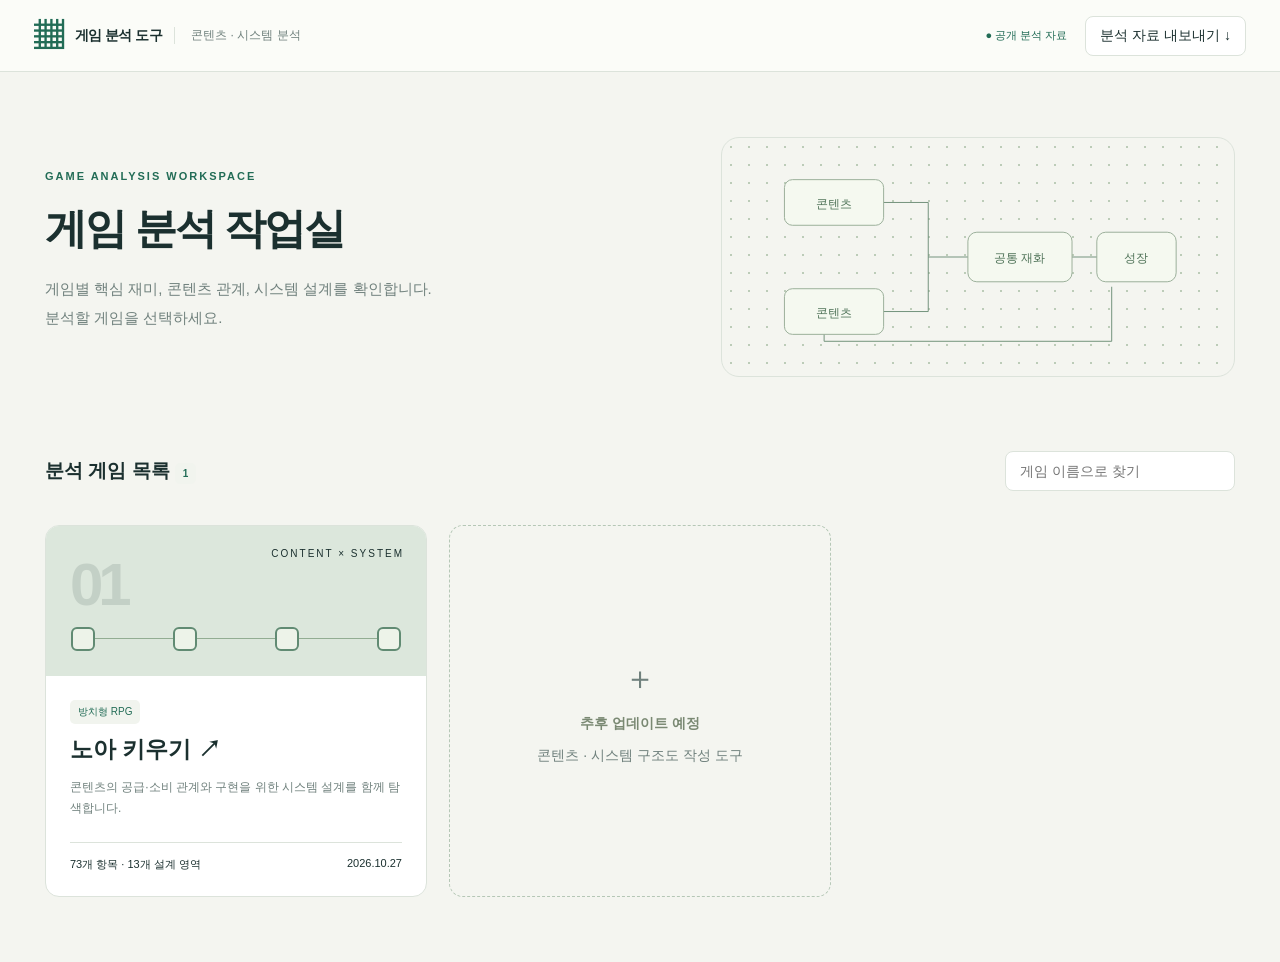
<file: index.html>
<!doctype html><html lang="ko"><head><meta charset="utf-8"><meta name="viewport" content="width=device-width,initial-scale=1"><title>게임 분석 도구</title><style>:root{--ink:#1b302f;--muted:#70817d;--green:#226c56;--paper:#f4f5f0;--line:#dce3db;--orange:#bb733f;--resource:#b67822;--content:#397b93;--growth:#7c64a6;--exchange:#b26648;--result:#24785c}*{box-sizing:border-box}body{margin:0;background:var(--paper);color:var(--ink);font-family:'Malgun Gothic','Segoe UI',sans-serif;font-size:14px}button,input,select,textarea{font:inherit}button,a,select{touch-action:manipulation}button{border:1px solid var(--line);background:#fff;border-radius:8px;padding:10px 14px;cursor:pointer;color:var(--ink);transition:background .15s}button:hover{background:#eaf0e8}button:disabled{opacity:.45;cursor:default}button:focus-visible,a:focus-visible,input:focus-visible,select:focus-visible,summary:focus-visible{outline:3px solid #d1aa61;outline-offset:3px}a{color:inherit;text-decoration:none}.top{height:72px;padding:0 34px;display:flex;align-items:center;justify-content:space-between;border-bottom:1px solid var(--line);background:#fbfcf8;gap:16px}.brand{font-weight:800;letter-spacing:3px;display:flex;align-items:center;gap:12px}.brandmark{font-size:29px;color:var(--green)}.brandko{font-size:12px;font-weight:400;letter-spacing:0;border-left:1px solid var(--line);padding-left:16px;color:var(--muted)}.topright{display:flex;align-items:center;gap:18px}.localbadge{font-size:11px;color:var(--green)}.eyebrow{font-size:11px;letter-spacing:2px;color:var(--green);font-weight:bold}.library{max-width:1250px;margin:65px auto;padding:0 30px}.hero{display:grid;grid-template-columns:1.2fr 1fr;gap:60px;align-items:center;margin-bottom:65px}.hero h1{font-size:42px;letter-spacing:-2px;line-height:1.35;margin:18px 0}.hero p{font-size:15px;color:var(--muted);line-height:1.9}.hero-art{height:240px;background:radial-gradient(#bcccb8 1px,transparent 1px);background-size:18px 18px;border:1px solid var(--line);border-radius:18px;position:relative;overflow:hidden}.hero-art svg{width:100%;height:100%}.listbar{display:flex;justify-content:space-between;align-items:center;margin:25px 0}.listbar h2{font-size:19px}.librarysearch{padding:11px 14px;border:1px solid var(--line);border-radius:8px;background:white;width:230px}.games{display:grid;grid-template-columns:repeat(3,1fr);gap:22px}.gamecard{border:1px solid var(--line);background:#fff;border-radius:14px;overflow:hidden;transition:transform .2s,box-shadow .2s;display:block}.gamecard:hover{transform:translateY(-3px);box-shadow:0 10px 30px #1a332a12}.gamecover{height:150px;background:#dce7dc;position:relative;overflow:hidden;padding:24px}.gamecover .coverno{font-size:60px;letter-spacing:-5px;opacity:.12;font-weight:900}.gamecover .coverlabel{position:absolute;right:22px;top:22px;font-size:10px;letter-spacing:2px}.coverdots{position:absolute;left:25px;right:25px;bottom:25px;display:flex;align-items:center}.coverdots i{width:24px;height:24px;border:2px solid #618b73;border-radius:6px;background:#edf3e9}.coverdots b{height:1px;background:#92ad92;flex:1}.gamebody{padding:24px}.gamebody h3{font-size:23px;margin:10px 0}.gamebody p{font-size:12px;color:var(--muted);line-height:1.8}.meta{display:flex;justify-content:space-between;font-size:11px;border-top:1px solid var(--line);padding-top:14px;margin-top:22px}.tag{display:inline-block;font-size:10px;padding:5px 8px;border-radius:5px;background:#f1f4ee;color:var(--green)}.addcard{display:flex;flex-direction:column;align-items:center;justify-content:center;min-height:330px;background:transparent;border:1px dashed #b5c7b6;color:var(--muted);gap:14px}.addcard b{font-size:32px;font-weight:300}.libraryfoot{margin-top:36px;font-size:12px;color:var(--muted)}.gamehead{padding:24px 32px 20px}.breadcrumb{font-size:12px;color:var(--muted);margin-bottom:20px}.breadcrumb a:hover{text-decoration:underline}.gametitle{display:flex;align-items:center;gap:16px}.gametitle h1{font-size:30px;margin:0}.gamehead p{color:var(--muted);margin:12px 0}.tiles{display:grid;grid-template-columns:1fr 1fr;gap:14px;max-width:900px;margin-top:22px}.tile{text-align:left;display:grid;grid-template-columns:38px 1fr auto;gap:12px;align-items:center;padding:16px 20px;background:#fff}.tile.active{border:1.5px solid var(--green);background:#edf4ec}.tileicon{font-size:24px;color:var(--green)}.tile strong{display:block;font-size:15px;margin-bottom:5px}.tile small{color:var(--muted);font-size:11px}.tile .arrow{font-size:21px}.workspace{margin:0 24px 24px;background:#fff;border:1px solid var(--line);border-radius:12px;overflow:hidden}.mapbar{padding:15px 18px;display:flex;flex-wrap:wrap;align-items:center;gap:10px;border-bottom:1px solid var(--line);background:#fff}.mapbar h2{margin:0 15px 0 0;font-size:16px}.mapbar input{border:1px solid var(--line);border-radius:7px;padding:9px 12px;width:220px}.mapbar select{padding:9px;border:1px solid var(--line);border-radius:7px;background:white;max-width:210px}.spacer{flex:1}.smallbtn{padding:8px 10px;font-size:12px}.maphint{font-size:11px;color:var(--muted);padding:10px 18px;border-bottom:1px solid var(--line);display:flex;justify-content:space-between;gap:10px;background:#fafcf8}.legend{display:flex;gap:17px;flex-wrap:wrap}.legend span:before{content:'';display:inline-block;width:8px;height:8px;border-radius:3px;margin-right:5px;background:var(--c)}.maplayout{position:relative;display:flex}.viewport{height:680px;min-height:55vh;width:100%;overflow:auto;background-color:#f9fbf8;background-image:radial-gradient(#ccd8cb .7px,transparent .7px);background-size:22px 22px;position:relative;scrollbar-width:auto;scrollbar-color:#9aae99 #e8eee5}.viewport::-webkit-scrollbar{height:16px;width:12px}.viewport::-webkit-scrollbar-thumb{background:#9aae99;border:3px solid #e8eee5;border-radius:10px}.viewport::-webkit-scrollbar-track{background:#e8eee5}.mapworld{transform-origin:0 0;position:relative}.mapsvg{display:block;overflow:visible}.mapnode{cursor:pointer;outline:none}.mapnode rect{transition:stroke-width .15s,opacity .15s}.mapnode:hover rect,.mapnode:focus rect{stroke-width:2.4}.mapnode text{pointer-events:none}.mapnode.dim{opacity:.3}.mapnode.selected rect{stroke-width:3;filter:drop-shadow(0 4px 5px #18392322)}.edge{fill:none;stroke:#a4b9ab;stroke-width:1.2;opacity:.25;pointer-events:none}.edge.on{stroke:#4b7c5f;stroke-width:2.5;opacity:1}.edge.off{opacity:.045}.edge-label{font-size:11px;fill:#38634b;paint-order:stroke;stroke:#f9fbf8;stroke-width:5px;stroke-linejoin:round;pointer-events:none}.column-label{font-size:17px;font-weight:700;fill:#7b8e80;letter-spacing:1px}.panel{width:340px;flex-shrink:0;background:#fff;border-left:1px solid var(--line);max-height:680px;overflow:auto;padding:23px;display:none}.panel.open{display:block}.panelclose{float:right;padding:4px 8px;border:0;background:transparent}.panel h2{font-size:22px;line-height:1.5;margin-top:14px}.panel p{font-size:12px;line-height:1.9;color:var(--muted)}.panel h3{font-size:12px;margin:24px 0 10px}.panel ul{padding-left:16px;font-size:12px;line-height:1.9}.relationbutton{display:flex;justify-content:space-between;text-align:left;width:100%;margin:5px 0;font-size:12px;padding:9px}.relationbutton span{color:var(--muted);font-size:10px}.status{font-size:10px;padding:5px 8px;display:inline-block;border-radius:4px;background:#edf4ec;color:var(--green)}.status.proposal{background:#f0eafa;color:#715391}.status.unknown{background:#fff1d8;color:#987427}.panel textarea{width:100%;height:90px;border:1px solid var(--line);border-radius:7px;padding:10px;resize:vertical;font-size:12px}.savehint{font-size:10px!important}.sectionjump{display:flex;overflow:auto;gap:8px;padding:12px 18px;border-top:1px solid var(--line);background:#fff;white-space:nowrap}.sectionjump button{font-size:11px;padding:7px 12px}.mapfooter{display:flex;justify-content:space-between;padding:10px 18px;font-size:11px;color:var(--muted);background:#f7f9f4}.detailsarea{padding:25px 32px 65px}.detailsarea>h2{font-size:18px}.detailsarea>p{color:var(--muted);font-size:12px}.specgrid{display:grid;grid-template-columns:repeat(3,1fr);gap:15px}.specbox{background:white;border:1px solid var(--line);border-radius:10px;padding:18px}.specbox h3{font-size:15px;margin-top:0}.specbox p{font-size:12px;line-height:1.8;color:var(--muted)}.specbox button{font-size:12px}.schematable{width:100%;border-collapse:collapse;font-size:11px;margin:10px 0;overflow-wrap:anywhere}.schematable td,.schematable th{text-align:left;padding:8px;border-bottom:1px solid var(--line);vertical-align:top}.schematable th{color:var(--green);width:36%}.schematable code{font-size:10px}.systemdetail{background:white;border:1px solid var(--line);border-radius:10px;padding:25px;margin-top:20px;display:grid;grid-template-columns:1fr 1.4fr;gap:35px}.systemdetail h3{margin:0 0 10px}.systemdetail h4{font-size:12px;margin-top:25px}.systemdetail ul{padding-left:18px;font-size:12px;line-height:1.9}.notice{background:#f4f0e5;color:#80683c!important;padding:12px;border-radius:7px;font-size:12px;line-height:1.8}.empty{padding:60px;text-align:center;color:var(--muted)}dialog{max-width:520px;width:calc(100% - 35px);border:1px solid var(--line);border-radius:15px;padding:30px;color:var(--ink);box-shadow:0 20px 100px #0003}dialog::backdrop{background:#18332755}dialog h2{font-size:24px}dialog p{font-size:13px;line-height:1.9;color:var(--muted)}dialog label{display:block;font-size:12px;margin:18px 0}dialog input:not([type=checkbox]){display:block;width:100%;padding:12px;border:1px solid var(--line);border-radius:7px;margin-top:7px}.dialogbuttons{display:flex;justify-content:flex-end;gap:10px;margin-top:25px}.primary{background:var(--green);color:#fff;border-color:var(--green)}.primary:hover{background:#1a5745}.check{display:flex;align-items:center;gap:8px}#toast{position:fixed;bottom:25px;left:50%;transform:translateX(-50%);padding:13px 22px;background:#203e31;color:white;border-radius:9px;opacity:0;pointer-events:none;z-index:100;transition:opacity .2s;font-size:13px}#toast.visible{opacity:1}.tablewrap{overflow:auto}.legacytable{border-collapse:collapse;font-size:12px;min-width:1100px;width:100%}.legacytable th,.legacytable td{border:1px solid var(--line);padding:12px;vertical-align:top;background:#fff}.legacytable th{background:#e9f0e6}.legacytable ul{padding-left:15px;line-height:1.8;margin:0}details{margin:12px 0}summary{cursor:pointer;font-size:13px;padding:13px;background:#eaf0e6;border-radius:7px}.searchresults{display:flex;gap:7px;overflow:auto;max-width:100%;padding:0 18px;background:#f7faf5}.searchresults:not(:empty){padding:9px 18px}.searchresults button{white-space:nowrap;font-size:11px;padding:7px}.keyboardhint{font-size:11px;color:var(--muted)}@media(max-width:900px){.brandko{display:none}.top{padding:0 16px}.localbadge{display:none}.topright{gap:5px}.hero{grid-template-columns:1fr;gap:20px}.hero-art{height:170px}.hero h1{font-size:33px}.games{grid-template-columns:repeat(2,1fr)}.specgrid{grid-template-columns:1fr 1fr}.panel{position:absolute;right:0;top:0;z-index:4;box-shadow:-8px 0 25px #18392315;max-width:90%}.systemdetail{grid-template-columns:1fr}.maphint{flex-direction:column}.tiles{grid-template-columns:1fr 1fr}.tile{padding:12px;grid-template-columns:1fr}.tileicon,.tile .arrow{display:none}.workspace{margin:0 10px 20px}.gamehead{padding:20px}.detailsarea{padding:20px}.hero-art{display:none}}@media(max-width:550px){.games,.specgrid{grid-template-columns:1fr}.library{margin-top:30px}.topright button{font-size:11px;padding:9px}.brand{font-size:14px}.listbar{align-items:flex-start;gap:10px;flex-direction:column}.mapbar input{width:170px}.mapbar h2{width:100%}.viewport{height:620px}.gametitle h1{font-size:24px}}

.workspace.expanded{position:fixed;inset:8px;margin:0;z-index:50;box-shadow:0 0 0 20px #f4f5f0}.expanded .viewport{height:calc(100vh - 202px);min-height:0}.expanded .panel{max-height:calc(100vh - 202px)}.fielditem{display:inline-block;margin:4px 8px 4px 0}.fielditem code{display:block;color:#88958c}.schematable td{line-height:1.6}.mapnode.selected{opacity:1}

.workspace.expanded{display:flex;flex-direction:column}.expanded .maplayout{flex:1;min-height:0}.expanded .viewport{height:100%;min-height:0}.expanded .panel{height:100%;max-height:none}.expanded .mapbar,.expanded .maphint,.expanded .sectionjump,.expanded .mapfooter,.expanded .searchresults{flex-shrink:0}

.viewport{cursor:grab;touch-action:none;user-select:none}.viewport.panning,.viewport.panning *{cursor:grabbing!important}.viewport .mapnode{cursor:pointer}

.tiles{grid-template-columns:repeat(3,minmax(0,1fr))}@media(max-width:800px){.tiles{grid-template-columns:1fr}}

.cyclemap .edge{opacity:.8;stroke-width:2}.cyclemap .edge.off{opacity:.08}.cyclemap .edge-label{paint-order:stroke;stroke:#f8faf7;stroke-width:5px;stroke-linejoin:round}.return-link{cursor:pointer}.return-link:hover rect{fill:#e2eee5;stroke-width:2}

.fun-summary{margin-top:18px;padding:18px 22px;background:#edf3e9;border-left:3px solid #528365;display:flex;gap:18px;flex-wrap:wrap;color:#31543d}.fun-summary small{color:#748275}

.loop-entry{max-width:1440px;margin:auto;padding:26px 32px 50px}.loop-intro{display:grid;grid-template-columns:1.3fr 1fr;gap:60px;align-items:center;padding:30px 0 36px}.loop-kicker{color:#5b765d;font-size:13px;letter-spacing:2px;font-weight:700}.loop-intro h1{font-size:clamp(32px,3.6vw,54px);letter-spacing:-2px;line-height:1.19;margin:17px 0;color:#173d31}.loop-intro p{font-size:15px;line-height:1.9;color:#677668}.fun-pillars{display:grid;gap:18px}.fun-pillars>div{display:flex;gap:18px;align-items:center;padding-bottom:15px;border-bottom:1px solid #dce3d8}.fun-pillars b{font-size:13px;color:#79906c}.fun-pillars strong{display:block;font-size:17px;color:#294c38}.fun-pillars small{display:block;margin-top:6px;color:#72806f;font-size:13px}.loop-tabs{display:flex;gap:32px;margin-bottom:22px;border-bottom:1px solid #d7dfd3}.loop-tabs a{padding:14px 0;color:#788675;font-weight:600;text-decoration:none}.loop-tabs a.active{color:#214f39;border-bottom:3px solid #426846}.cycle-stage{background:#14382f;border-radius:24px;overflow:hidden;box-shadow:0 18px 48px #183d3014}.cycle-stage>header{display:flex;justify-content:space-between;align-items:center;padding:28px 34px 0;color:#f1f4e7}.cycle-stage>header span{font-size:10px;letter-spacing:3px;color:#b5cd90}.cycle-stage h2{font-size:22px;margin:8px 0 0}.cycle-stage>header button{background:transparent;color:#dbe7cf;border-color:#567464}.cycle-surface{width:100%;overflow:auto;cursor:grab;touch-action:none}.showcase-svg{display:block;width:100%;min-width:780px;height:auto}.cycle-step{cursor:pointer;outline:none}.cycle-step rect{transition:fill .18s,stroke .18s}.cycle-step:hover rect,.cycle-step:focus-visible rect{fill:#e7edce;stroke:#bdd985;stroke-width:3}.cycle-step.chosen rect{fill:#d9e9b0;stroke:#c3df82;stroke-width:4}.cycle-caption{display:flex;gap:24px;align-items:baseline;margin:0 34px 24px;padding:18px 0;border-top:1px solid #547362;color:#d7e3d3;min-height:62px}.cycle-caption span{white-space:nowrap;color:#c7dc92;font-size:13px;font-weight:600}.cycle-caption p{margin:0;font-size:14px;line-height:1.7}.support-loops{display:grid;grid-template-columns:repeat(3,1fr);background:#edf1e5;gap:1px}.support-loops article{padding:26px 30px;border-right:1px solid #d6dfca}.support-loops span{color:#798b65;font-size:12px}.support-loops h3{font-size:16px;margin:11px 0;color:#294f38}.support-loops p{font-size:13px;line-height:1.8;color:#74806d}.support-loops b{font-size:12px;font-weight:500;color:#587446}.cycle-footnote{font-size:12px;color:#85907c;margin:20px 0}@media(max-width:800px){.loop-entry{padding:20px 18px}.loop-intro{grid-template-columns:1fr;gap:24px}.loop-tabs{gap:18px;font-size:12px}.support-loops{grid-template-columns:1fr}.cycle-caption{display:block}.cycle-caption p{margin-top:10px}}

.loop-intro{grid-template-columns:1fr;padding:22px 0 30px;gap:22px}.loop-intro h1{font-size:32px;margin:12px 0}.loop-intro h1 br{display:none}.loop-intro>div>p{display:none}.fun-pillars{grid-template-columns:repeat(3,1fr);gap:16px}.fun-pillars>div{align-items:flex-start;padding:22px 18px;background:#eaf0e1;border:1px solid #dce5cf;border-radius:12px}.fun-pillars strong{font-size:17px;line-height:1.5}.fun-pillars small{line-height:1.7}@media(max-width:800px){.fun-pillars{grid-template-columns:1fr}.loop-intro h1{font-size:27px}}

.compact-loop{padding-top:15px}.compact-title{display:flex;align-items:baseline;gap:18px;margin:12px 0}.compact-title h1{font-size:25px;margin:0}.compact-title span{font-size:13px;color:#71816b}.compact-loop .fun-pillars>div{padding:16px}.compact-loop .fun-pillars strong{font-size:16px}.compact-loop .loop-tabs{margin:12px 0 14px}.compact-loop .cycle-stage>header{padding:18px 28px 0}.compact-loop .cycle-stage h2{font-size:18px;margin:0}.compact-loop .cycle-caption{margin:0 28px;padding:12px 0;min-height:48px}.compact-loop .cycle-footnote{margin:10px 0}

.atlas-navigation{margin:24px 0}.nav-heading{display:flex;align-items:baseline;gap:16px;margin:0 0 12px}.nav-heading strong{color:#294a38;font-size:15px}.nav-heading span{color:#84907e;font-size:12px}.atlas-cards{display:grid;grid-template-columns:repeat(3,minmax(0,1fr));gap:14px}.atlas-choice{display:block;text-decoration:none;background:#fff;border:1px solid #ccd9c7;border-radius:12px;padding:19px 21px;transition:background .15s,transform .15s,box-shadow .15s;color:#234833}.atlas-choice:hover{transform:translateY(-3px);background:#f2f6eb;box-shadow:0 8px 20px #244e3210}.atlas-choice:focus-visible{outline:3px solid #56815c;outline-offset:3px}.atlas-choice.current{background:#e6eedb;border:2px solid #6d8c59;padding:18px 20px}.choice-top{display:flex;justify-content:space-between;color:#819374;font-size:11px}.choice-top b{font-weight:500;color:#426837}.atlas-choice h3{font-size:21px;margin:12px 0 7px;letter-spacing:-.5px}.atlas-choice p{font-size:13px;color:#71806a;margin:0 0 20px}.atlas-choice>strong{font-size:12px;font-weight:600;color:#3b6b40}.atlas-quick{position:fixed;top:10px;left:50%;transform:translate(-50%,-100px);opacity:0;pointer-events:none;z-index:90;background:#fffffff5;box-shadow:0 6px 28px #173b3026;border:1px solid #cfdac7;border-radius:12px;padding:8px;display:flex;gap:5px;align-items:center;transition:transform .18s,opacity .18s;white-space:nowrap}.atlas-quick.visible{transform:translate(-50%,0);opacity:1;pointer-events:auto}.atlas-quick>span{font-size:12px;color:#71826c;padding:0 12px}.atlas-quick a{padding:10px 15px;border-radius:7px;font-size:13px;text-decoration:none;color:#49603f}.atlas-quick a[aria-current]{background:#214d39;color:white}.atlas-quick a:hover{background:#e6eedb;color:#214d39}@media(max-width:700px){.atlas-cards{grid-template-columns:1fr}.atlas-choice p{margin-bottom:10px}.atlas-quick>span{display:none}.atlas-quick a{padding:10px;font-size:12px}}

.atlas-cards{grid-template-columns:repeat(2,minmax(0,1fr))}.compact-loop .cycle-stage{margin-top:22px}.compact-loop .atlas-navigation{border-top:1px solid #d6dfcd;padding-top:22px}@media(max-width:700px){.atlas-cards{grid-template-columns:1fr}}

.back-actions{display:flex;align-items:center;gap:10px;margin:0 0 20px}.back-actions a{display:inline-flex;padding:9px 14px;border:1px solid #cbd9c6;border-radius:8px;background:#fff;text-decoration:none;color:#30513b;font-size:13px;font-weight:600}.back-actions a:hover{background:#e6eedb;border-color:#7e9b69}.back-actions a:focus-visible{outline:3px solid #71965d;outline-offset:2px}.back-actions span{font-size:12px;color:#85917c;margin-left:6px}.brand{letter-spacing:-.5px}.brandko{letter-spacing:0}.hero h1{font-size:42px}@media(max-width:700px){.brandko,.back-actions span{display:none}.atlas-quick a{font-size:11px;padding:9px 7px}}

.game-entry{display:flex;flex-direction:column;overflow:hidden}.game-entry-link{display:block;color:inherit;text-decoration:none;flex:1}.local-game-actions{display:flex;align-items:center;justify-content:space-between;padding:12px 20px;border-top:1px solid #e0e6da;font-size:12px;color:#788570}.local-game-actions button{border:1px solid #d8b7af;background:#fff8f5;color:#9b4537;border-radius:6px;padding:6px 12px;cursor:pointer}.danger-button{background:#a44838;color:#fff;border:0;border-radius:7px;padding:10px 18px;cursor:pointer}

.upcoming-card{cursor:default;box-shadow:none!important;transform:none!important}.upcoming-card:hover{background:transparent}.upcoming-card strong{color:#7a8973}
</style></head><body>
<header class="top"><a href="#" class="brand"><span class="brandmark">▦</span> 게임 분석 도구 <span class="brandko">콘텐츠 · 시스템 분석</span></a><div class="topright"><span class="localbadge">● 공개 분석 자료</span><button id="export">분석 자료 내보내기 ↓</button></div></header>
<main id="app"></main>
<dialog id="exportDialog"><span class="eyebrow">SHARE A COPY</span><h2>분석 자료 내보내기</h2><p>구조도와 게임 목록이 담긴 HTML 파일을 내려받습니다. 받는 사람은 브라우저에서 열어 볼 수 있습니다.</p><p class="notice">개인 메모는 현재 브라우저에만 저장됩니다. 메모를 포함하여 내보낼 때는 공유할 내용을 확인하세요.</p><label class="check"><input type="checkbox" id="includeNotes"> 이 브라우저에 저장한 메모도 포함</label><div class="dialogbuttons"><button data-close>취소</button><button class="primary" id="download">파일 내려받기</button></div></dialog>
<div id="toast" role="status"></div><script id="atlas-data" type="application/json">{"version":1,"title":"게임 구조도 아카이브","games":[{"id":"noah","name":"노아 키우기","genre":"방치형 RPG","description":"콘텐츠의 공급·소비 관계와 구현을 위한 시스템 설계를 함께 탐색합니다.","updated":"2026.10.27","loop":{"nodes":[{"id":"play","label":"01 자동 전투·파밍","kind":"content","x":60,"y":130,"w":280,"h":105,"desc":"필드 사냥 · 재료 던전","status":"기획 해석"},{"id":"earn","label":"02 보상 축적","kind":"resource","x":430,"y":130,"w":280,"h":105,"desc":"골드 · 경험치 · 전용 재료","status":"기획 해석"},{"id":"grow","label":"03 성장·편성","kind":"growth","x":800,"y":130,"w":280,"h":105,"desc":"스탯 · 장비 · 스킬 · 동료","status":"기획 해석"},{"id":"test","label":"04 성장 확인","kind":"result","x":1170,"y":130,"w":280,"h":105,"desc":"스테이지 · 탑 · 보스 도전","status":"기획 해석"},{"id":"goal","label":"05 다음 목표","kind":"result","x":1170,"y":440,"w":280,"h":105,"desc":"막힌 단계 · 각성 · 수집 목표","status":"기획 해석"},{"id":"choose","label":"06 필요한 재료 선택","kind":"content","x":60,"y":440,"w":280,"h":105,"desc":"부족한 재료의 파밍처로 복귀","status":"기획 해석"},{"id":"idle","label":"시간 축적","kind":"content","x":430,"y":770,"w":280,"h":105,"desc":"오프라인 보상 · 정령 파견","status":"기획 해석"},{"id":"collect","label":"수집·중복 활용","kind":"growth","x":800,"y":770,"w":280,"h":105,"desc":"소환 → 신규 획득 · 강화 · 추가 성장(확인 필요)","status":"기획 해석"},{"id":"mission","label":"행동 목표·보상","kind":"content","x":1170,"y":770,"w":280,"h":105,"desc":"미션 · 업적 · 패스 진행","status":"기획 해석"}],"edges":[{"source":"play","target":"earn","label":"직접 보상"},{"source":"earn","target":"grow","label":"재료 투입"},{"source":"grow","target":"test","label":"성능 변화"},{"source":"test","target":"goal","label":"다음 도전 설정"},{"source":"goal","target":"choose","label":"성장 과제 선택"},{"source":"choose","target":"play","label":"반복 파밍"},{"source":"idle","target":"earn","label":"복귀 후 보상 수령"},{"source":"earn","target":"collect","label":"소환 재화 사용"},{"source":"collect","target":"grow","label":"보유·편성·강화"},{"source":"test","target":"mission","label":"목표 진행"},{"source":"mission","target":"earn","label":"달성 보상"}],"width":1550,"height":1050},"nodes":[{"id":"field","label":"필드·스테이지","kind":"content","x":60,"y":160,"desc":"자동 사냥 · 보스 · 반복","items":["골드","경험치"],"status":"관찰 확인"},{"id":"offline","label":"오프라인 보상","kind":"content","x":60,"y":305,"desc":"접속하지 않은 시간의 보상","items":["골드","경험치"],"status":"관찰 확인"},{"id":"quests","label":"미션","kind":"content","x":60,"y":450,"desc":"일일 · 주간 · 반복","items":["완료 보상","단계 보상"],"status":"관찰 확인"},{"id":"achieve","label":"업적","kind":"content","x":60,"y":595,"desc":"처치 · 보스 참여 누적","items":["다이아","칭호"],"status":"관찰 확인"},{"id":"attendance","label":"출석","kind":"content","x":60,"y":740,"desc":"일일 · 신규 출석","items":["다이아","강화석","소환권"],"status":"관찰 확인"},{"id":"passes","label":"패스","kind":"content","x":60,"y":885,"desc":"레벨업 · 몬스터 · 시즌","items":["무료 보상","프리미엄 보상"],"status":"관찰 확인"},{"id":"events","label":"이벤트","kind":"content","x":60,"y":1030,"desc":"7일 미션 · 카페 쿠폰","items":["다이아","스킬 소환권"],"status":"관찰 확인"},{"id":"dispatch","label":"정령 파견","kind":"content","x":60,"y":1175,"desc":"동료 배치 · 등급 · 시간","items":["다이아","종류별 강화석"],"status":"관찰 확인"},{"id":"guildraid","label":"길드 월드보스","kind":"content","x":60,"y":1320,"desc":"길드 총피해 · 일일 도전","items":["골드·다이아 보상 표시","정산 조건 확인 필요"],"status":"확인 필요"},{"id":"worldboss","label":"월드보스","kind":"content","x":60,"y":1465,"desc":"주간 도전 · 단계 보상","items":["최초 클리어 다이아","추가 보상 확인 필요"],"status":"관찰 확인"},{"id":"weaponDungeon","label":"작열하는 대지","kind":"content","x":520,"y":160,"desc":"무기 강화석","items":[],"status":"관찰 확인"},{"id":"armorDungeon","label":"설산의 얼음 동굴","kind":"content","x":520,"y":305,"desc":"방어구 강화석","items":[],"status":"관찰 확인"},{"id":"accDungeon","label":"숨겨진 깊은 숲","kind":"content","x":520,"y":450,"desc":"장신구 강화석","items":[],"status":"관찰 확인"},{"id":"goldDungeon","label":"금광 보물 던전","kind":"content","x":520,"y":595,"desc":"골드","items":[],"status":"관찰 확인"},{"id":"diaDungeon","label":"다이아 광산","kind":"content","x":520,"y":740,"desc":"다이아","items":[],"status":"관찰 확인"},{"id":"relicDungeon","label":"유물이 넘쳐나는 유적지","kind":"content","x":520,"y":885,"desc":"유물","items":[],"status":"관찰 확인"},{"id":"awakeningDungeon","label":"각성 던전","kind":"content","x":520,"y":1030,"desc":"각성 클리어 조건","items":[],"status":"관찰 확인"},{"id":"tower","label":"무한 탑","kind":"content","x":520,"y":1175,"desc":"층 진행 · 다이아","items":[],"status":"관찰 확인"},{"id":"gold","label":"골드","kind":"resource","x":1220,"y":140,"desc":"공급처와 사용처가 모이는 공통 노드","items":["직접 지급 콘텐츠만 획득처로 연결","입장권 구매는 골드 획득처가 아님","골드 판매 상품의 존재 여부는 확인 필요"],"status":"관찰 확인"},{"id":"xp","label":"경험치","kind":"resource","x":1220,"y":273,"desc":"레벨 성장에 사용되는 경험치 보상","items":[],"status":"관찰 확인"},{"id":"dia","label":"다이아","kind":"resource","x":1220,"y":406,"desc":"공급처와 사용처가 모이는 공통 노드","items":[],"status":"관찰 확인"},{"id":"wstone","label":"무기 강화석","kind":"resource","x":1220,"y":539,"desc":"공급처와 사용처가 모이는 공통 노드","items":[],"status":"관찰 확인"},{"id":"astone","label":"방어구 강화석","kind":"resource","x":1220,"y":672,"desc":"공급처와 사용처가 모이는 공통 노드","items":[],"status":"관찰 확인"},{"id":"jstone","label":"장신구 강화석","kind":"resource","x":1220,"y":805,"desc":"공급처와 사용처가 모이는 공통 노드","items":[],"status":"관찰 확인"},{"id":"cstone","label":"동료 강화석","kind":"resource","x":1220,"y":938,"desc":"공급처와 사용처가 모이는 공통 노드","items":[],"status":"관찰 확인"},{"id":"relic","label":"유물","kind":"resource","x":1220,"y":1071,"desc":"공급처와 사용처가 모이는 공통 노드","items":[],"status":"관찰 확인"},{"id":"treasure","label":"보물","kind":"resource","x":1220,"y":1204,"desc":"공급처와 사용처가 모이는 공통 노드","items":[],"status":"관찰 확인"},{"id":"bosscoin","label":"보스 코인","kind":"resource","x":1220,"y":1337,"desc":"공급처와 사용처가 모이는 공통 노드","items":[],"status":"확인 필요"},{"id":"stella","label":"스텔라","kind":"resource","x":1220,"y":1470,"desc":"공급처와 사용처가 모이는 공통 노드","items":[],"status":"관찰 확인"},{"id":"shop","label":"상점","kind":"exchange","x":1880,"y":270,"desc":"일일 · 재화 · 보스 코인 · 패키지","items":["소환권 교환","입장권 구매","스텔라 상품","마일리지 상세 확인 필요"],"status":"관찰 확인"},{"id":"ad","label":"광고 리워드","kind":"source","x":520,"y":1440,"desc":"무료 재화 · 소환권 · 일부 입장 기회","items":[],"status":"관찰 확인"},{"id":"cash","label":"현금 상품","kind":"source","x":520,"y":1590,"desc":"상품과 스텔라 구매 경로","items":["조사 중 실제 구매하지 않음"],"status":"관찰 확인"},{"id":"donate","label":"길드 기부","kind":"exchange","x":1880,"y":1280,"desc":"일반 · 특별 기부","items":["다이아 소비","랜덤 보물 획득"],"status":"관찰 확인"},{"id":"wticket","label":"무기 소환권","kind":"resource","x":2420,"y":180,"desc":"종류별 전용 소환권","items":[],"status":"관찰 확인"},{"id":"aticket","label":"방어구 소환권","kind":"resource","x":2420,"y":330,"desc":"종류별 전용 소환권","items":[],"status":"관찰 확인"},{"id":"jticket","label":"장신구 소환권","kind":"resource","x":2420,"y":480,"desc":"종류별 전용 소환권","items":[],"status":"관찰 확인"},{"id":"sticket","label":"스킬 소환권","kind":"resource","x":2420,"y":630,"desc":"종류별 전용 소환권","items":[],"status":"관찰 확인"},{"id":"cticket","label":"동료 소환권","kind":"resource","x":2420,"y":780,"desc":"종류별 전용 소환권","items":[],"status":"관찰 확인"},{"id":"wsummon","label":"무기 소환","kind":"exchange","x":2940,"y":180,"desc":"소환권 또는 다이아 사용","items":[],"status":"관찰 확인"},{"id":"asummon","label":"방어구 소환","kind":"exchange","x":2940,"y":330,"desc":"소환권 또는 다이아 사용","items":[],"status":"관찰 확인"},{"id":"jsummon","label":"장신구 소환","kind":"exchange","x":2940,"y":480,"desc":"소환권 또는 다이아 사용","items":[],"status":"관찰 확인"},{"id":"ssummon","label":"스킬 소환","kind":"exchange","x":2940,"y":630,"desc":"소환권 또는 다이아 사용","items":[],"status":"관찰 확인"},{"id":"csummon","label":"동료 소환","kind":"exchange","x":2940,"y":780,"desc":"소환권 또는 다이아 사용","items":[],"status":"관찰 확인"},{"id":"stats","label":"스탯 강화","kind":"growth","x":4140,"y":160,"desc":"골드 소비 → 능력치 상승","items":[],"status":"관찰 확인"},{"id":"relicUp","label":"유물 강화","kind":"growth","x":4140,"y":1900,"desc":"유물 사용 → 전투·파밍 보너스","items":[],"status":"관찰 확인"},{"id":"treasureUp","label":"보물 강화","kind":"growth","x":4140,"y":2060,"desc":"보물 사용 → 길드 연계 효과","items":[],"status":"관찰 확인"},{"id":"codex","label":"도감 단계 성장","kind":"growth","x":4140,"y":2220,"desc":"몬스터 처치 누적 조건 · 소비 재료 아님","items":[],"status":"관찰 확인"},{"id":"power","label":"전투 성능","kind":"result","x":4920,"y":860,"desc":"장착 · 보유 · 편성 · 능력치","items":[],"status":"관찰 확인"},{"id":"next","label":"목표 스테이지 도전","kind":"result","x":5400,"y":860,"desc":"성장한 전투 성능으로 돌파 시도","items":["반복 흐름은 콘텐츠 순환도에서 확인"],"status":"관찰 확인"},{"id":"entry-weaponDungeon","label":"작열하는 대지 입장권","kind":"resource","x":2420,"y":1080,"desc":"해당 콘텐츠 전용 · 다른 입장권과 구분","items":[],"status":"관찰 확인"},{"id":"entry-armorDungeon","label":"설산의 얼음 동굴 입장권","kind":"resource","x":2420,"y":1215,"desc":"해당 콘텐츠 전용 · 다른 입장권과 구분","items":[],"status":"관찰 확인"},{"id":"entry-accDungeon","label":"숨겨진 깊은 숲 입장권","kind":"resource","x":2420,"y":1350,"desc":"해당 콘텐츠 전용 · 다른 입장권과 구분","items":[],"status":"관찰 확인"},{"id":"entry-goldDungeon","label":"금광 보물 던전 입장권","kind":"resource","x":2420,"y":1485,"desc":"해당 콘텐츠 전용 · 다른 입장권과 구분","items":[],"status":"관찰 확인"},{"id":"entry-diaDungeon","label":"다이아 광산 입장권","kind":"resource","x":2420,"y":1620,"desc":"해당 콘텐츠 전용 · 다른 입장권과 구분","items":[],"status":"관찰 확인"},{"id":"entry-relicDungeon","label":"유물이 넘쳐나는 유적지 입장권","kind":"resource","x":2420,"y":1755,"desc":"해당 콘텐츠 전용 · 다른 입장권과 구분","items":[],"status":"관찰 확인"},{"id":"entry-awakeningDungeon","label":"각성 던전 입장권","kind":"resource","x":2420,"y":1890,"desc":"해당 콘텐츠 전용 · 다른 입장권과 구분","items":[],"status":"관찰 확인"},{"id":"entry-tower","label":"무한 탑 입장권","kind":"resource","x":2420,"y":2025,"desc":"해당 콘텐츠 전용 · 다른 입장권과 구분","items":[],"status":"관찰 확인"},{"id":"entry-worldboss","label":"월드보스 입장권","kind":"resource","x":2420,"y":2160,"desc":"해당 콘텐츠 전용 · 다른 입장권과 구분","items":[],"status":"관찰 확인"},{"id":"equipment","label":"장비 획득","kind":"growth","x":3520,"y":500,"desc":"무기 · 방어구 · 장신구 / 신규·중복","items":[],"status":"관찰 확인"},{"id":"skill","label":"스킬 획득","kind":"growth","x":3520,"y":1000,"desc":"신규 스킬 · 동일 스킬 중복","items":[],"status":"관찰 확인"},{"id":"companion","label":"동료 획득","kind":"growth","x":3520,"y":1450,"desc":"신규 동료 · 동일 동료 중복","items":[],"status":"관찰 확인"},{"id":"level","label":"캐릭터 레벨 성장","kind":"growth","x":4140,"y":320,"desc":"경험치 누적 → 레벨 상승","items":[],"status":"관찰 확인"},{"id":"weaponUp","label":"무기 강화","kind":"growth","x":4140,"y":500,"desc":"무기 강화석 소비 → 강화 단계 상승","items":[],"status":"관찰 확인"},{"id":"armorUp","label":"방어구 강화","kind":"growth","x":4140,"y":650,"desc":"방어구 강화석 소비 → 강화 단계 상승","items":[],"status":"관찰 확인"},{"id":"accessoryUp","label":"장신구 강화","kind":"growth","x":4140,"y":800,"desc":"장신구 강화석 소비 → 강화 단계 상승","items":[],"status":"관찰 확인"},{"id":"equipmentMerge","label":"장비 승급","kind":"growth","x":4140,"y":950,"desc":"동일 장비 중복 소비 → 상위 장비","items":["강화석과 별도 경로: 소환에서 얻은 동일 장비 중복 사용","등급별 승급 수량·강화 상태 유지 규칙은 확인 필요"],"status":"관찰 확인"},{"id":"skillUp","label":"스킬 강화","kind":"growth","x":4140,"y":1100,"desc":"동일 스킬 중복 → 피해·쿨타임 변화","items":[],"status":"관찰 확인"},{"id":"companionUp","label":"동료 강화","kind":"growth","x":4140,"y":1450,"desc":"동료 강화석 + 다이아 → 강화 단계","items":[],"status":"관찰 확인"},{"id":"awaken","label":"캐릭터 각성","kind":"growth","x":4140,"y":1750,"desc":"레벨 + 각성 던전 클리어 조건","items":[],"status":"관찰 확인"},{"id":"equipmentEquip","label":"장비 장착·보유 효과","kind":"growth","x":4620,"y":500,"desc":"획득 장비와 강화·승급 결과 적용","items":[],"status":"관찰 확인"},{"id":"skillEquip","label":"스킬 편성","kind":"growth","x":4620,"y":1050,"desc":"획득·강화한 기술을 슬롯에 편성","items":[],"status":"관찰 확인"},{"id":"companionEquip","label":"동료 편성·보유 효과","kind":"growth","x":4620,"y":1450,"desc":"동료 전투 배치 · 보유 보너스","items":[],"status":"관찰 확인"},{"id":"skin","label":"스킨·슬롯 해금","kind":"growth","x":4620,"y":1750,"desc":"각성 보상 · 스킨 보유 효과","items":["스킨 장착 자체의 능력치 효과는 확인 필요"],"status":"관찰 확인"}],"edges":[{"source":"wticket","target":"wsummon","label":"사용"},{"source":"dia","target":"wsummon","label":"대체 비용"},{"source":"aticket","target":"asummon","label":"사용"},{"source":"dia","target":"asummon","label":"대체 비용"},{"source":"jticket","target":"jsummon","label":"사용"},{"source":"dia","target":"jsummon","label":"대체 비용"},{"source":"sticket","target":"ssummon","label":"사용"},{"source":"dia","target":"ssummon","label":"대체 비용"},{"source":"cticket","target":"csummon","label":"사용"},{"source":"dia","target":"csummon","label":"대체 비용"},{"source":"field","target":"gold","label":"보상"},{"source":"field","target":"xp","label":"보상"},{"source":"offline","target":"gold","label":"보상"},{"source":"offline","target":"xp","label":"보상"},{"source":"goldDungeon","target":"gold","label":"보상"},{"source":"diaDungeon","target":"dia","label":"보상"},{"source":"weaponDungeon","target":"wstone","label":"보상"},{"source":"armorDungeon","target":"astone","label":"보상"},{"source":"accDungeon","target":"jstone","label":"보상"},{"source":"relicDungeon","target":"relic","label":"보상"},{"source":"quests","target":"dia","label":"보상"},{"source":"achieve","target":"dia","label":"보상"},{"source":"events","target":"dia","label":"보상"},{"source":"events","target":"sticket","label":"보상"},{"source":"attendance","target":"dia","label":"보상"},{"source":"passes","target":"dia","label":"보상"},{"source":"tower","target":"dia","label":"보상"},{"source":"dispatch","target":"dia","label":"보상"},{"source":"guildraid","target":"gold","label":"보상 표시 · 정산 확인 필요"},{"source":"guildraid","target":"dia","label":"보상 표시 · 정산 확인 필요"},{"source":"worldboss","target":"dia","label":"보상"},{"source":"dispatch","target":"wstone","label":"보상"},{"source":"dispatch","target":"astone","label":"보상"},{"source":"dispatch","target":"jstone","label":"보상"},{"source":"dispatch","target":"cstone","label":"보상"},{"source":"attendance","target":"wstone","label":"보상"},{"source":"attendance","target":"astone","label":"보상"},{"source":"attendance","target":"jstone","label":"보상"},{"source":"passes","target":"wstone","label":"보상"},{"source":"passes","target":"astone","label":"보상"},{"source":"passes","target":"jstone","label":"보상"},{"source":"shop","target":"wticket","label":"획득"},{"source":"shop","target":"aticket","label":"획득"},{"source":"ad","target":"wticket","label":"획득"},{"source":"ad","target":"aticket","label":"획득"},{"source":"attendance","target":"wticket","label":"획득"},{"source":"attendance","target":"aticket","label":"획득"},{"source":"shop","target":"jticket","label":"교환"},{"source":"ad","target":"jticket","label":"보상"},{"source":"shop","target":"sticket","label":"교환"},{"source":"ad","target":"sticket","label":"보상"},{"source":"shop","target":"cticket","label":"교환"},{"source":"ad","target":"cticket","label":"보상"},{"source":"passes","target":"sticket","label":"소환권 보상"},{"source":"cash","target":"stella","label":"구매"},{"source":"stella","target":"passes","label":"프리미엄"},{"source":"stella","target":"shop","label":"교환"},{"source":"bosscoin","target":"shop","label":"교환"},{"source":"dia","target":"shop","label":"구매"},{"source":"ad","target":"dia","label":"보상"},{"source":"dia","target":"donate","label":"기부"},{"source":"donate","target":"treasure","label":"랜덤 보상"},{"source":"gold","target":"stats","label":"성장 재료"},{"source":"relic","target":"relicUp","label":"성장 재료"},{"source":"treasure","target":"treasureUp","label":"성장 재료"},{"source":"stats","target":"power","label":"성장 효과"},{"source":"relicUp","target":"power","label":"성장 효과"},{"source":"treasureUp","target":"power","label":"성장 효과"},{"source":"codex","target":"power","label":"성장 효과"},{"source":"power","target":"next","label":"도전 능력"},{"source":"shop","target":"entry-weaponDungeon","label":"입장권 구매"},{"source":"entry-weaponDungeon","target":"weaponDungeon","label":"입장 비용"},{"source":"shop","target":"entry-armorDungeon","label":"입장권 구매"},{"source":"entry-armorDungeon","target":"armorDungeon","label":"입장 비용"},{"source":"shop","target":"entry-accDungeon","label":"입장권 구매"},{"source":"entry-accDungeon","target":"accDungeon","label":"입장 비용"},{"source":"shop","target":"entry-goldDungeon","label":"입장권 구매"},{"source":"entry-goldDungeon","target":"goldDungeon","label":"입장 비용"},{"source":"shop","target":"entry-diaDungeon","label":"입장권 구매"},{"source":"entry-diaDungeon","target":"diaDungeon","label":"입장 비용"},{"source":"shop","target":"entry-relicDungeon","label":"입장권 구매"},{"source":"entry-relicDungeon","target":"relicDungeon","label":"입장 비용"},{"source":"shop","target":"entry-awakeningDungeon","label":"입장권 구매"},{"source":"entry-awakeningDungeon","target":"awakeningDungeon","label":"입장 비용"},{"source":"shop","target":"entry-tower","label":"입장권 구매"},{"source":"entry-tower","target":"tower","label":"입장 비용"},{"source":"shop","target":"entry-worldboss","label":"입장권 구매"},{"source":"entry-worldboss","target":"worldboss","label":"입장 비용"},{"source":"xp","target":"level","label":"경험치"},{"source":"level","target":"awaken","label":"요구 레벨"},{"source":"awakeningDungeon","target":"awaken","label":"클리어 조건"},{"source":"awaken","target":"skin","label":"해금"},{"source":"wsummon","target":"equipment","label":"무기·중복 획득"},{"source":"asummon","target":"equipment","label":"방어구·중복 획득"},{"source":"jsummon","target":"equipment","label":"장신구·중복 획득"},{"source":"ssummon","target":"skill","label":"스킬·중복 획득"},{"source":"csummon","target":"companion","label":"동료·중복 획득"},{"source":"wstone","target":"weaponUp","label":"소비 재료"},{"source":"astone","target":"armorUp","label":"소비 재료"},{"source":"jstone","target":"accessoryUp","label":"소비 재료"},{"source":"equipment","target":"equipmentMerge","label":"동일 장비 중복"},{"source":"equipment","target":"equipmentEquip","label":"장착·보유"},{"source":"weaponUp","target":"equipmentEquip","label":"강화 결과"},{"source":"armorUp","target":"equipmentEquip","label":"강화 결과"},{"source":"accessoryUp","target":"equipmentEquip","label":"강화 결과"},{"source":"equipmentMerge","target":"equipmentEquip","label":"상위 장비"},{"source":"skill","target":"skillUp","label":"동일 스킬 중복"},{"source":"skill","target":"skillEquip","label":"편성 대상"},{"source":"skillUp","target":"skillEquip","label":"강화 결과"},{"source":"cstone","target":"companionUp","label":"소비 재료"},{"source":"dia","target":"companionUp","label":"추가 소비 재화"},{"source":"companion","target":"companionEquip","label":"배치·보유"},{"source":"companionUp","target":"companionEquip","label":"강화 결과"},{"source":"companion","target":"dispatch","label":"파견 배치"},{"source":"field","target":"codex","label":"처치 누적 조건 · 보상 아님"},{"source":"equipmentEquip","target":"power","label":"장착·보유 효과"},{"source":"skillEquip","target":"power","label":"편성 효과"},{"source":"companionEquip","target":"power","label":"편성·보유 효과"},{"source":"skin","target":"power","label":"보유 효과"},{"source":"level","target":"power","label":"성장 효과"}],"systems":[{"id":"mission","title":"미션·업적","observed":["일일·주간·반복 미션","처치·소환·던전 완료 목표","단계 보상·칭호"],"branches":[["목표 정의","행동 종류|대상 필터|누적 횟수|달성 여부|현재 값 비교|목표값|복수 조건 AND·OR"],["기록 수집","몬스터 처치|소환 횟수|스테이지 클리어|던전 클리어|스탯 강화|장비 강화"],["집계 범위","과거 기록 인정|활성화 이후 증가분|상시 누적|활성 기간만|이벤트 기간만"],["진행 상태","잠김|진행 중|달성|보상 수령|기간 만료"],["판정·초기화","행동 직후 판정|활성화 시 재판정|일일 초기화|주간 초기화|누락 이벤트 재처리"],["보상 처리","수동 수령|자동 지급 정책|단계 보상|칭호 해금|중복 수령 방지"]],"tables":[{"name":"MissionDef","fields":["missionId","category","activationRuleId","objectiveGroupId","resetPolicyId","rewardGroupId"]},{"name":"ObjectiveDef","fields":["objectiveId","eventType","targetFilter","operator","targetValue","historyPolicy","collectionWindow"]},{"name":"RewardGroup","fields":["rewardGroupId","itemId","quantity"]}],"events":["행동 이벤트 → 조건 필터 → 진행도 갱신 → 달성 판정 → 보상 수령","수령 요청 → 상태 검사 → 재화 지급과 수령 기록을 함께 저장"],"questions":["과거 기록 인정 범위","각 목표의 실제 집계 기간","스탯·장비 강화 목표의 실제 제공 여부"],"status":"구현 제안"},{"id":"combat","title":"전투·스테이지","observed":["필드 자동 전투","보스 도전·반복","피해 숫자·범위 예고"],"branches":[["전투 주체","플레이어|동료|일반 몬스터|보스"],["행동 상태","대기|이동|공격|스킬 시전|피격|사망"],["전투 계산","최종 능력치|공격 계수|명중·회피 정책|방어 보정|치명타|속성 보정"],["효과 처리","피해|회복|버프|디버프|상태 이상|대상|지속 시간|중첩·우선순위"],["전투 종료","승리|실패|시간 초과|보상 정산|진행도 저장"]],"tables":[{"name":"StageDef","fields":["stageId","chapterId","waveGroupId","bossId","rewardGroupId"]},{"name":"MonsterDef","fields":["monsterId","statGroupId","skillGroupId","behaviorId"]},{"name":"CombatEffect","fields":["effectId","effectType","targetRule","valueFormula","duration","stackPolicy"]}],"events":["전투 시작 → 적 생성 → 행동·효과 처리 → 결과 판정 → 보상 정산"],"questions":["원본 피해 공식","명중·회피·상태 이상의 제공 범위","버프 중첩 우선순위"],"status":"구현 제안"},{"id":"stats","title":"능력치·캐릭터","observed":["골드 스탯 강화","경험치 레벨 성장","각성의 레벨·던전 조건"],"branches":[["능력치 구성","마력|체력|회복|치명타|기본값|성장값|보유 효과|장착 효과"],["강화 거래","현재 단계|다음 비용|재료 검증|일괄 강화 범위|재계산"],["캐릭터 성장","경험치 누적|레벨 구간|각성 단계|스킨 해금|슬롯 해금"]],"tables":[{"name":"StatDef","fields":["statId","valueType","stackRule","displayFormat"]},{"name":"StatUpgrade","fields":["statId","level","costGroupId","value"]},{"name":"CharacterLevel","fields":["level","requiredXp","rewardGroupId"]},{"name":"AwakeningDef","fields":["step","requiredLevel","requiredDungeon","skinId","slotCount"]}],"events":["강화 요청 → 비용·상한 검사 → 재료 차감 → 단계 증가 → 최종 능력치 갱신"],"questions":["스킨 착용 자체의 능력치 효과","성장 상한","각성 단계별 추가 비용"],"status":"구현 제안"},{"id":"equipment","title":"장비·강화·승급","observed":["무기·방어구·장신구","장착·보유 효과","강화석 사용·중복 승급"],"branches":[["장비 정의","부위|등급|장비 ID|기본 능력치|보유 보너스"],["장착","부위 슬롯|교체|장착 제한|능력치 갱신"],["강화","강화 단계|종류별 강화석|성장 계수|일괄 강화"],["승급","동일 장비 수량|결과 장비|레벨 유지 정책|보유 효과 유지|중복 요청 방지"]],"tables":[{"name":"EquipmentDef","fields":["equipmentId","slotType","grade","baseStatGroup","ownedEffectGroup"]},{"name":"UpgradeCost","fields":["costGroupId","level","itemId","amount"]},{"name":"PromotionRecipe","fields":["recipeId","inputId","inputCount","outputId","outputCount"]}],"events":["승급 → 중복 수량 검증 → 입력 차감 → 결과 지급 → 효과 재계산"],"questions":["등급별 승급 수량","승급 시 강화 상태 정책의 전체 범위"],"status":"구현 제안"},{"id":"skills","title":"스킬·편성","observed":["속성별 기술","스킬 강화 UI","피해·쿨타임 강화 미리보기"],"branches":[["기술 정의","속성|대상|공격 계수|효과 목록|쿨타임"],["슬롯 편성","해금 슬롯|중복 편성 제한|전투 프리셋|자동 시전 순서"],["성장","중복 스킬 수량|강화 단계|피해 변화|쿨타임 변화"]],"tables":[{"name":"SkillDef","fields":["skillId","element","targetRule","effectGroup","baseCooldown"]},{"name":"SkillLevel","fields":["skillId","level","coefficient","cooldown","requiredCopies"]}],"events":["시전 가능 검사 → 대상 선정 → 효과 적용 → 쿨타임 시작"],"questions":["강화 외 추가 성장 기능 존재 여부","자동 시전 우선순위","속성 상성"],"status":"구현 제안"},{"id":"companion","title":"동료·파견","observed":["동료 장착·보유 효과","강화석+다이아 강화","파견 슬롯·등급·시간·일괄 파견"],"branches":[["동료 성장","등급|강화 단계|장착 효과|보유 효과|동료 기술"],["전투 배치","편성 슬롯|프리셋|중복 배치 검사"],["파견 구성","지역|동료 슬롯|점수|등급 임계값|자동 조합"],["파견 생명주기","대기|진행 중|완료|수령|시간 단축|사용 중 동료 제한"]],"tables":[{"name":"CompanionDef","fields":["companionId","grade","effectGroupId","skillGroupId"]},{"name":"DispatchDef","fields":["dispatchId","slotCount","duration","scoreRuleId","rewardGroupId"]},{"name":"DispatchTier","fields":["dispatchId","tier","minScore","rewardGroupId"]}],"events":["배치 → 사용 상태 검사 → 점수·보상 산정 → 종료 시각 저장 → 수령"],"questions":["파견 점수 공식","강화가 파견 점수에 주는 영향","고등급 동료 기술"],"status":"구현 제안"},{"id":"summon","title":"소환·중복 획득","observed":["종류별 소환","소환권·다이아 비용","소환 진행도 표시"],"branches":[["소환 구성","대상 풀|등급별 가중치|결과 수량|진행도"],["비용 정책","전용 소환권|다이아 대체|회차별 비용|부족 재화 처리"],["결과 처리","신규 해금|중복 수량|진행도 갱신|지급 로그|요청 재시도"]],"tables":[{"name":"SummonPool","fields":["poolId","entryId","weight","unlockRule"]},{"name":"SummonOffer","fields":["offerId","poolId","drawCount","ticketItemId","currencyCost"]}],"events":["소환 요청 → 비용 확인 → 결과 추첨 → 재화 차감·지급 → 결과 표시"],"questions":["실제 확률","소환 진행도 공유 여부","천장·보정 존재 여부"],"status":"구현 제안"},{"id":"economy","title":"재화·보상·상점","observed":["다이아·골드·전용 소환권","일일·보스 코인·재화 상품","광고 보상"],"branches":[["아이템 종류","일반 재화|유료 재화|소환권|입장권|강화 재료|수집 대상"],["보상 그룹","아이템 ID|수량|고정 보상|랜덤 보상|최초 보상"],["상품","비용|지급 묶음|구매 제한|기간|초기화|광고 회수"],["거래 안정성","잔액 검사|원자적 차감·지급|중복 요청 키|이력|실패 복구"]],"tables":[{"name":"ItemDef","fields":["itemId","type","name","stackLimit"]},{"name":"RewardEntry","fields":["groupId","itemId","quantity","weight"]},{"name":"ShopOffer","fields":["offerId","costGroupId","rewardGroupId","limit","resetPolicyId"]}],"events":["거래 검증 → 비용 차감과 보상 지급 → 로그 기록 → 화면 반영"],"questions":["보스 코인 공급 조건","마일리지 획득·상품","미구매 상품 상세"],"status":"구현 제안"},{"id":"challenge","title":"던전·탑·월드보스","observed":["재료별 던전","각성 던전 소탕","탑 최초·일반 보상","월드보스 주간 초기화"],"branches":[["진입 조건","해금 조건|단계|입장권|일일 횟수|편성 프리셋"],["전투 규칙","제한 시간|승리·실패|단계별 적|피해 점수"],["보상 규칙","최초 클리어|반복 클리어|요일 배수|단계 보상|주간 정산"],["소탕","클리어 이력|권한 검사|입장 비용|보상 정산"]],"tables":[{"name":"DungeonDef","fields":["dungeonId","type","entryCostGroup","resetPolicyId","battleRuleId"]},{"name":"DungeonStage","fields":["dungeonId","stage","monsterGroup","rewardGroup"]}],"events":["입장 → 비용·해금 검사 → 전투 → 클리어 기록 → 보상"],"questions":["실패 시 입장권 반환","소탕 보상 배율","월드보스 결과 정산"],"status":"구현 제안"},{"id":"collection","title":"유물·보물·도감","observed":["유물·보물 강화 UI","길드 가입 연계 보물 효과","몬스터 처치 누적 도감"],"branches":[["수집 대상","유물|보물|챕터별 몬스터"],["강화·기록","중복 수량|강화 단계|몬스터별 처치 수|도감 단계 임계값"],["효과 적용","속성 피해|골드·경험치 획득|회복·쿨타임|길드 조건|능력치 갱신"]],"tables":[{"name":"CollectionDef","fields":["collectionId","type","effectGroupId","activationRule"]},{"name":"CollectionLevel","fields":["collectionId","level","requiredCopies","effectValue"]},{"name":"CodexEntry","fields":["entryId","chapterId","monsterId","thresholdGroup"]}],"events":["획득·처치 이벤트 → 수량·기록 갱신 → 단계 판정 → 효과 적용"],"questions":["유물·보물 추가 강화 비용","길드 탈퇴 시 효과 처리"],"status":"구현 제안"},{"id":"guild","title":"길드·기부·레이드","observed":["길드 레벨·기여도","일반·특별 기부 랜덤 보물","길드 월드보스"],"branches":[["조직","길드 ID|회원|직위|가입·탈퇴|기여도"],["기부","기부 종류|다이아 비용|일일 제한|랜덤 보물|길드 성장"],["공동 성장","레벨|보유 스킬|조건별 효과"],["레이드","일일 입장|개인 피해|길드 총피해|주간 주기|보상 정산"]],"tables":[{"name":"DonationDef","fields":["type","cost","dailyLimit","rewardPoolId"]}],"events":["기부 → 제한·비용 검사 → 재화 차감 → 보물 지급·기여도 반영"],"questions":["기부별 보물 확률","길드 스킬 성장 조건","길드 레이드 보상 조건"],"status":"구현 제안"},{"id":"liveops","title":"출석·패스·오프라인","observed":["일반·신규 출석","레벨업·몬스터·시즌 패스","오프라인 경험치·골드"],"branches":[["시간 정책","서버 시각|일일 경계|주간 경계|이벤트 시작·종료"],["출석","누적 일차|수령 가능 시각|수령 기록|신규 기간"],["패스","진행도 원천|단계|무료 트랙|프리미엄 권한|보상 수령"],["오프라인","마지막 정산 시각|누적 상한|수익 기준|기본 수령|추가 보상 정책"]],"tables":[{"name":"ResetPolicy","fields":["policyId","timezone","period","boundary"]},{"name":"AttendanceDef","fields":["campaignId","day","rewardGroupId"]},{"name":"PassDef","fields":["passId","progressType","startsAt","endsAt"]},{"name":"PassTier","fields":["passId","tier","targetValue","freeReward","paidReward"]}],"events":["접속 → 경과 시간 산출 → 상한 적용 → 보상 계산 → 한 번만 정산"],"questions":["오프라인 보상 기준값","프리미엄 만료 처리","이벤트 재참여 정책"],"status":"구현 제안"},{"id":"analytics","title":"유저 분석 지표 설계","status":"분석 설계 제안","observed":["진행·이용·성장·미션·구매 분석을 위한 수집 데이터 제안","원본 게임의 SDK 연동·수집 현황을 확인한 결과가 아님"],"branches":[["스테이지 진행도","스테이지 ID|진입·종료 시각|도전 결과: 성공·실패·중단|도전 당시 전투력|최고 도달 스테이지"],["콘텐츠 이용·클리어","콘텐츠 ID·난이도·단계|해금 여부·시각|입장·종료 시각|결과: 성공·실패·중단|도전 당시 전투력|소탕 여부"],["성장 곡선","가입 시각|누적 플레이 시간|측정 시각|레벨·전투력|주요 강화·승급·각성 단계|최고 도달 스테이지"],["성장·재화","성장 종류·대상 ID|변경 전후 단계|성장 시도·결과·실패 사유|재화 ID·획득처·소비처|획득·소비량·변경 전후 잔액|발생 시각"],["메인 미션","메인 미션 ID·순서|활성화·완료·보상 수령 시각|현재 진행값·목표값|활성화 당시 스테이지·전투력"],["상품·구매","상품·오퍼 ID|노출·선택·구매 시도 시각|구매 성공·취소·실패·환불|주문 식별자|실결제 금액·통화|구매 시각·당시 진행도|첫 구매 여부"],["공통 분석 기준","익명 유저 식별자|가입일·발생 시각|게임 버전·플랫폼|접속일·플레이 시간|결제 여부"]],"tables":[{"name":"스테이지 진행도","fields":["목적: 도달률 · 도전 대비 클리어율 · 정체 시간","기준: 클리어율 = 성공한 도전 건수 ÷ 종료된 도전 건수. 중단 포함, 진행 중 제외. 도달률은 같은 가입 집단 기준."]},{"name":"콘텐츠 이용·클리어","fields":["목적: 해금 대비 이용률 · 도전 대비 클리어율 · 재이용률","기준: 이용률 = 기간 내 이용한 유저 ÷ 해당 기간 이용 가능한 해금 유저. 클리어율은 종료된 직접 도전 중 성공 비율. 소탕은 별도 집계. 클리어 없는 콘텐츠는 해당 없음."]},{"name":"성장 곡선","fields":["목적: 경과일·플레이 시간별 성장 · 성장 정체 구간","기준: 가입 집단별로 같은 경과일·누적 플레이 시간을 비교. 평균·중앙값·분포 확인. 성장 직전·직후와 일별 종료 시점 기준."]},{"name":"성장·재화","fields":["목적: 성장 수단 이용률 · 재화 수급 · 부족 구간","기준: 성장 이용률은 해당 성장 기능을 해금한 유저 기준. 재화 부족 실패와 기타 실패를 구분. 유료·무료 재화 구분."]},{"name":"메인 미션","fields":["목적: 도달률 · 완료율 · 보상 수령률 · 완료 시간","기준: 완료율 = 활성화된 유저 중 완료한 유저 비율. 동일 활성화 집단·관찰 기간 사용. 미완료 포함, 보상 수령은 완료와 별도 집계."]},{"name":"상품·구매","fields":["목적: 노출 대비 구매 전환율 · 매출 · 첫 구매 · 재구매","기준: 전환율 = 상품 노출 유저 중 구매 유저 비율. 기간·상품 동일 기준. 주문 중복 제외, 환불 분리. 현금 구매와 재화 교환 구분. 통화별 집계 또는 환산 기준 명시."]},{"name":"공통 분석 기준","fields":["목적: 가입 집단 · 비교 기간 · 유저 구분","기준: 일·주 단위 기간과 시간대 고정. 유저 수와 행동 건수 구분. 테스트 계정 제외. 실제 제공 기능·수집 가능 범위 확인 후 적용."]}],"events":["스테이지 진행도 — 도달률 · 도전 대비 클리어율 · 정체 시간 / 클리어율 = 성공한 도전 건수 ÷ 종료된 도전 건수. 중단 포함, 진행 중 제외. 도달률은 같은 가입 집단 기준.","콘텐츠 이용·클리어 — 해금 대비 이용률 · 도전 대비 클리어율 · 재이용률 / 이용률 = 기간 내 이용한 유저 ÷ 해당 기간 이용 가능한 해금 유저. 클리어율은 종료된 직접 도전 중 성공 비율. 소탕은 별도 집계. 클리어 없는 콘텐츠는 해당 없음.","성장 곡선 — 경과일·플레이 시간별 성장 · 성장 정체 구간 / 가입 집단별로 같은 경과일·누적 플레이 시간을 비교. 평균·중앙값·분포 확인. 성장 직전·직후와 일별 종료 시점 기준.","성장·재화 — 성장 수단 이용률 · 재화 수급 · 부족 구간 / 성장 이용률은 해당 성장 기능을 해금한 유저 기준. 재화 부족 실패와 기타 실패를 구분. 유료·무료 재화 구분.","메인 미션 — 도달률 · 완료율 · 보상 수령률 · 완료 시간 / 완료율 = 활성화된 유저 중 완료한 유저 비율. 동일 활성화 집단·관찰 기간 사용. 미완료 포함, 보상 수령은 완료와 별도 집계.","상품·구매 — 노출 대비 구매 전환율 · 매출 · 첫 구매 · 재구매 / 전환율 = 상품 노출 유저 중 구매 유저 비율. 기간·상품 동일 기준. 주문 중복 제외, 환불 분리. 현금 구매와 재화 교환 구분. 통화별 집계 또는 환산 기준 명시.","공통 분석 기준 — 가입 집단 · 비교 기간 · 유저 구분 / 일·주 단위 기간과 시간대 고정. 유저 수와 행동 건수 구분. 테스트 계정 제외. 실제 제공 기능·수집 가능 범위 확인 후 적용."],"questions":["콘텐츠별 클리어 판정과 소탕 구분","메인 미션 활성화·완료 판정","실제 판매 상품·노출 위치·환불 데이터 범위","SDK·저장 방식은 개발 설계 범위"],"analytics":true}],"matrix":{"columns":["스킬","장비","캐릭터","동료","스탯","유물","정령 도감","보물"],"rows":[["핵심 콘텐츠",[["스킬"],["장비"],["캐릭터"],["동료"],["스탯"],["유물"],["정령 도감"],["보물"]]],["세부 시스템",[["속성별 스킬 획득","슬롯 편성","중복 관리"],["무기","방어구","장신구","장비 장착"],["캐릭터 레벨","각성","스킬 슬롯","스킨 착용","스킨 보유 효과","스킨 장착 효과 확인 필요"],["동료 획득","전투 동료 편성","정령 파견"],["마력","체력","체력 회복","치명타"],["유물 수집"],["몬스터 처치 누적","챕터별 도감"],["보물 수집","길드 연계","일괄 강화"]]],["콘텐츠 목표",[["전투 기술 확보","전투 편성 다양화"],["장착 능력치 확보","보유 효과 축적"],["캐릭터 성장","전투 슬롯 확장","스킨 수집"],["전투 지원","보유 효과 축적","파견 보상 획득"],["기초 전투 능력 향상"],["전투 보너스 확보","파밍 효율 향상"],["반복 사냥 성장","도감 완성"],["길드 연계 성장"]]],["성장 시스템",[["스킬 강화","스킬 추가 성장(확인 필요)"],["장비 강화","장비 추가 성장(확인 필요)"],["레벨 성장","각성","슬롯 해금","스킨 해금"],["동료 강화","동료 추가 성장(확인 필요)"],["스탯 강화"],["유물 강화"],["도감 단계 성장"],["보물 강화"]]],["필요 재료",[["동일 스킬 중복"],["무기 강화석","방어구 강화석","장신구 강화석","중복 장비"],["경험치","각성 조건 충족"],["동료 강화석","중복 동료","다이아"],["골드"],["유물","추가 비용 확인 필요"],["몬스터 처치 누적"],["중복 보물","추가 비용 확인 필요"]]],["재료 획득처(소환)",[["스킬 소환"],["무기 소환","방어구 소환","장신구 소환"],["확인 필요"],["동료 소환"],["확인 필요"],["확인 필요"],["확인 필요"],["확인 필요"]]],["재료 획득처(던전)",[["직접 파밍처 확인 필요"],["작열하는 대지","설산의 얼음 동굴","숨겨진 깊은 숲","정령 파견"],["필드 사냥","오프라인 보상","각성 던전"],["정령 파견"],["필드 사냥","오프라인 보상","금광 보물 던전"],["유물이 넘쳐나는 유적지"],["필드 사냥","보스 처치"],["확인 필요"]]],["재료 판매처(상점과 상품)",[["일일 상점","보스 코인 상점","재화 상점"],["일일 상점","보스 코인 상점","재화 상점","장비 패키지"],["일일 상점 · 각성 입장권"],["일일 상점","보스 코인 상점","재화 상점"],["일일 상점 · 금광 입장권"],["일일 상점 · 유적지 입장권"],["확인 필요"],["확인 필요"]]],["소모 재화",[["스킬 소환권","다이아","보스 코인","광고 리워드","스텔라"],["장비 소환권","장비 던전 입장권","다이아","보스 코인","광고 리워드","스텔라"],["각성 던전 입장권","다이아","광고 리워드"],["동료 소환권","다이아","보스 코인","광고 리워드","스텔라"],["골드","금광 보물 던전 입장권","다이아"],["유적지 입장권","다이아"],["별도 재화 확인 필요"],["다이아","강화 비용 확인 필요"]]]],"row_categories":{"핵심 콘텐츠":"콘텐츠 설계","세부 시스템":"기능·UI 설계","콘텐츠 목표":"콘텐츠 설계","성장 시스템":"성장 규칙·수치 설정","필요 재료":"아이템·경제 설계","재료 획득처(소환)":"보상·공급처 설계","재료 획득처(던전)":"보상·공급처 설계","재료 판매처(상점과 상품)":"보상·공급처 설계","소모 재화":"아이템·경제 설계"},"status_definitions":{"확인 필요":"미조사 또는 검증 부족","없음":"해당 기능·경로가 없음을 확인"},"absence_audit":"현재 표의 확인 필요 항목 중 부재가 검증된 항목은 없음. 모두 확인 필요로 유지.","sections":[{"title":"성장 콘텐츠","columns":["스킬","장비","캐릭터","동료","스탯","유물","정령 도감","보물"],"rows":[["핵심 콘텐츠",[["스킬"],["장비"],["캐릭터"],["동료"],["스탯"],["유물"],["정령 도감"],["보물"]]],["세부 시스템",[["속성별 스킬 획득","슬롯 편성","중복 관리"],["무기","방어구","장신구","장비 장착"],["캐릭터 레벨","각성","스킬 슬롯","스킨 착용","스킨 보유 효과","스킨 장착 효과 확인 필요"],["동료 획득","전투 동료 편성","정령 파견"],["마력","체력","체력 회복","치명타"],["유물 수집"],["몬스터 처치 누적","챕터별 도감"],["보물 수집","길드 연계","일괄 강화"]]],["콘텐츠 목표",[["전투 기술 확보","전투 편성 다양화"],["장착 능력치 확보","보유 효과 축적"],["캐릭터 성장","전투 슬롯 확장","스킨 수집"],["전투 지원","보유 효과 축적","파견 보상 획득"],["기초 전투 능력 향상"],["전투 보너스 확보","파밍 효율 향상"],["반복 사냥 성장","도감 완성"],["길드 연계 성장"]]],["성장 시스템",[["스킬 강화","스킬 추가 성장(확인 필요)"],["장비 강화","장비 추가 성장(확인 필요)"],["레벨 성장","각성","슬롯 해금","스킨 해금"],["동료 강화","동료 추가 성장(확인 필요)"],["스탯 강화"],["유물 강화"],["도감 단계 성장"],["보물 강화"]]],["필요 재료",[["동일 스킬 중복"],["무기 강화석","방어구 강화석","장신구 강화석","중복 장비"],["경험치","각성 조건 충족"],["동료 강화석","중복 동료","다이아"],["골드"],["유물","추가 비용 확인 필요"],["몬스터 처치 누적"],["중복 보물","추가 비용 확인 필요"]]],["재료 획득처(소환)",[["스킬 소환"],["무기 소환","방어구 소환","장신구 소환"],["확인 필요"],["동료 소환"],["확인 필요"],["확인 필요"],["확인 필요"],["확인 필요"]]],["재료 획득처(던전)",[["직접 파밍처 확인 필요"],["작열하는 대지","설산의 얼음 동굴","숨겨진 깊은 숲","정령 파견"],["필드 사냥","오프라인 보상","각성 던전"],["정령 파견"],["필드 사냥","오프라인 보상","금광 보물 던전"],["유물이 넘쳐나는 유적지"],["필드 사냥","보스 처치"],["확인 필요"]]],["재료 판매처(상점과 상품)",[["일일 상점","보스 코인 상점","재화 상점"],["일일 상점","보스 코인 상점","재화 상점","장비 패키지"],["일일 상점 · 각성 입장권"],["일일 상점","보스 코인 상점","재화 상점"],["일일 상점 · 금광 입장권"],["일일 상점 · 유적지 입장권"],["확인 필요"],["확인 필요"]]],["소모 재화",[["스킬 소환권","다이아","보스 코인","광고 리워드","스텔라"],["장비 소환권","장비 던전 입장권","다이아","보스 코인","광고 리워드","스텔라"],["각성 던전 입장권","다이아","광고 리워드"],["동료 소환권","다이아","보스 코인","광고 리워드","스텔라"],["골드","금광 보물 던전 입장권","다이아"],["유적지 입장권","다이아"],["별도 재화 확인 필요"],["다이아","강화 비용 확인 필요"]]]]},{"title":"전투·파밍 콘텐츠","columns":["필드·스테이지","장비 던전","재화 던전","각성 던전","무한 탑","월드보스"],"rows":[["핵심 콘텐츠",[["필드·스테이지"],["장비 던전"],["재화 던전"],["각성 던전"],["무한 탑"],["월드보스"]]],["세부 시스템",[["자동 전투","보스 도전","반복 사냥","지역 선택"],["작열하는 대지","설산의 얼음 동굴","숨겨진 깊은 숲","요일 보상"],["금광 보물 던전","다이아 광산","유물이 넘쳐나는 유적지"],["각성 도전","편성 프리셋","소탕"],["층별 전투","최초 클리어 보상","일반 보상"],["주간 도전","편성 프리셋","단계 보상"]]],["콘텐츠 목표",[["골드 획득","경험치 획득","도감 누적"],["무기 강화석 획득","방어구 강화석 획득","장신구 강화석 획득"],["골드 획득","다이아 획득","유물 획득"],["각성 조건 달성","골드 획득"],["다이아 획득"],["보스 보상 획득"]]],["성장 시스템",[["스테이지 진행"],["던전 단계"],["던전 단계"],["각성 단계"],["층 진행"],["도전 단계"]]],["필요 재료",[["확인 필요"],["확인 필요"],["확인 필요"],["확인 필요"],["확인 필요"],["확인 필요"]]],["재료 획득처(소환)",[["확인 필요"],["확인 필요"],["확인 필요"],["확인 필요"],["확인 필요"],["확인 필요"]]],["재료 획득처(던전)",[["확인 필요"],["확인 필요"],["확인 필요"],["확인 필요"],["확인 필요"],["확인 필요"]]],["재료 판매처(상점과 상품)",[["확인 필요"],["일일 상점"],["일일 상점"],["일일 상점"],["일일 상점"],["일일 상점"]]],["소모 재화",[["별도 재화 확인 필요"],["장비 던전 입장권","다이아"],["금광 입장권","광산 입장권","유적지 입장권","다이아"],["각성 던전 입장권","다이아","광고 리워드"],["무한 탑 입장권","다이아","광고 리워드"],["월드보스 입장권","다이아"]]]]},{"title":"순환·길드 콘텐츠","columns":["정령 파견","오프라인 보상","길드","길드 기부","길드 월드보스"],"rows":[["핵심 콘텐츠",[["정령 파견"],["오프라인 보상"],["길드"],["길드 기부"],["길드 월드보스"]]],["세부 시스템",[["동료 배치","자동 조합","파견 등급","파견 시간","일괄 파견"],["누적 시간","보상 수령"],["길드원 관리","기여도","길드 보유 스킬","길드 레벨"],["일반 기부","특별 기부","일일 횟수","랜덤 보물"],["일일 입장","제한 시간","누적 피해","길드 총피해","편성 프리셋"]]],["콘텐츠 목표",[["다이아 획득","강화석 획득"],["골드 획득","경험치 획득"],["공동 성장","길드 기능 이용"],["보물 획득","길드 기여"],["골드 보상","다이아 보상"]]],["성장 시스템",[["파견 등급 상승"],["확인 필요"],["길드 레벨 상승"],["확인 필요"],["누적 피해 기록"]]],["필요 재료",[["보유 동료"],["확인 필요"],["성장 재료 확인 필요"],["다이아"],["확인 필요"]]],["재료 획득처(소환)",[["동료 소환"],["확인 필요"],["확인 필요"],["확인 필요"],["확인 필요"]]],["재료 획득처(던전)",[["확인 필요"],["필드 사냥"],["확인 필요"],["다이아 광산"],["확인 필요"]]],["재료 판매처(상점과 상품)",[["확인 필요"],["확인 필요"],["확인 필요"],["재화 상점"],["확인 필요"]]],["소모 재화",[["광고 리워드","파견 비용 확인 필요"],["기본 수령 비용 없음","추가 수령 확인 필요"],["확인 필요"],["다이아"],["일일 입장 횟수","추가 비용 확인 필요"]]]]},{"title":"미션·운영 콘텐츠","columns":["일반 미션","업적·칭호","패스","출석","이벤트"],"rows":[["핵심 콘텐츠",[["일반 미션"],["업적·칭호"],["패스"],["출석"],["이벤트"]]],["세부 시스템",[["일일 미션","주간 미션","반복 미션","단계 보상"],["처치 업적","보스 참여 업적","칭호 획득"],["레벨업 패스","몬스터 패스","시즌 패스","무료 보상","프리미엄 보상"],["일일 출석","신규 출석","일일 초기화"],["신규 출석","7일 미션","카페 쿠폰"]]],["콘텐츠 목표",[["다이아 획득","미션 보상 획득"],["다이아 획득","칭호 수집"],["다이아 획득","강화석 획득","소환권 획득"],["강화석 획득","다이아 획득","소환권 획득"],["다이아 획득","스킬 소환권 획득","완료 보상"]]],["성장 시스템",[["완료 누적","보상 단계"],["업적 단계"],["레벨 진행","처치 누적","일일 미션 완료"],["출석 누적"],["일차별 해금","미션 완료"]]],["필요 재료",[["확인 필요"],["활동 누적"],["확인 필요"],["확인 필요"],["확인 필요"]]],["재료 획득처(소환)",[["확인 필요"],["확인 필요"],["확인 필요"],["확인 필요"],["확인 필요"]]],["재료 획득처(던전)",[["확인 필요"],["확인 필요"],["확인 필요"],["확인 필요"],["확인 필요"]]],["재료 판매처(상점과 상품)",[["추가 미션 상품"],["확인 필요"],["프리미엄 패스"],["확인 필요"],["확인 필요"]]],["소모 재화",[["스텔라","기본 미션 비용 확인 필요"],["별도 재화 확인 필요"],["스텔라"],["별도 재화 확인 필요"],["별도 재화 확인 필요"]]]]},{"title":"획득·상점·공통 콘텐츠","columns":["소환","상점","랭킹","공통 기능"],"rows":[["핵심 콘텐츠",[["소환"],["상점"],["랭킹"],["공통 기능"]]],["세부 시스템",[["무기 소환","방어구 소환","장신구 소환","스킬 소환","동료 소환","소환 진행도"],["패키지","일일 상품","재화 상품","스텔라","보스 코인","마일리지"],["전체 랭킹","주간 랭킹","길드 랭킹","레벨","전투력","보스","스테이지","무한 탑"],["우편 확인 필요","설정 확인 필요","공지 확인 필요","절전 모드 확인 필요","버프 확인 필요","피해 측정 확인 필요"]]],["콘텐츠 목표",[["장비 획득","스킬 획득","동료 획득"],["재화 획득","소환권 획득","입장권 획득"],["진행도 비교","순위 경쟁"],["보상 수령","이용 편의","전투 확인"]]],["성장 시스템",[["소환 진행도 상승"],["확인 필요"],["랭킹 점수"],["확인 필요"]]],["필요 재료",[["다이아","소환권"],["확인 필요"],["확인 필요"],["확인 필요"]]],["재료 획득처(소환)",[["확인 필요"],["확인 필요"],["확인 필요"],["확인 필요"]]],["재료 획득처(던전)",[["다이아 광산"],["확인 필요"],["확인 필요"],["확인 필요"]]],["재료 판매처(상점과 상품)",[["일일 상점","재화 상점","보스 코인 상점"],["패키지","일일 상품","재화 상품","스텔라 상품","보스 코인 상품","마일리지 상품 확인 필요"],["확인 필요"],["확인 필요"]]],["소모 재화",[["다이아","소환권"],["다이아","보스 코인","스텔라","광고 리워드","현금","마일리지 조건 확인 필요"],["별도 재화 확인 필요"],["확인 필요"]]]]}],"scope":"성장 및 확인된 메뉴 구조 확장본. 전체 게임 검증 완료를 의미하지 않음.","remaining":["스킨 장착 효과","칭호 효과·착용","길드 보유 스킬","보스 코인 공급 조건","마일리지 상품·획득 조건","우편·설정·버프·피해 측정 상세","잠긴 콘텐츠와 추가 해금"]}}]}</script><script>const FIELD_LABELS={"missionId": "미션 ID", "category": "미션 종류", "activationRuleId": "활성화 조건", "objectiveGroupId": "목표 조건 묶음", "resetPolicyId": "초기화 규칙", "rewardGroupId": "보상 묶음", "objectiveId": "목표 ID", "eventType": "집계할 행동 종류", "targetFilter": "대상 필터", "operator": "비교 방식", "targetValue": "목표값", "historyPolicy": "과거 기록 인정 정책", "collectionWindow": "집계 기간", "playerId": "이용자 ID", "cycleId": "일일·주간 주기 ID", "state": "진행 상태", "progress": "현재 진행도", "baselineValue": "활성화 시 누적 기준값", "activatedAt": "활성화 시각", "claimedAt": "수령 시각", "counterKey": "누적 기록 종류", "value": "현재 값", "lastEventId": "마지막 반영 이벤트", "itemId": "아이템 ID", "quantity": "수량", "stageId": "스테이지 ID", "chapterId": "챕터 ID", "waveGroupId": "적 출현 묶음", "bossId": "보스 ID", "monsterId": "몬스터 ID", "statGroupId": "능력치 묶음", "skillGroupId": "기술 묶음", "behaviorId": "행동 규칙", "effectId": "효과 ID", "effectType": "효과 종류", "targetRule": "대상 선정 규칙", "valueFormula": "효과 계산식", "duration": "지속 시간", "stackPolicy": "중첩 정책", "sessionId": "전투 세션 ID", "seed": "추첨 기준값", "result": "처리 결과", "settledAt": "정산 시각", "statId": "능력치 ID", "valueType": "값의 자료형", "stackRule": "합산 규칙", "displayFormat": "표시 형식", "level": "단계·레벨", "costGroupId": "비용 묶음", "requiredXp": "필요 경험치", "step": "각성 단계", "requiredLevel": "필요 레벨", "requiredDungeon": "필요 던전 클리어", "skinId": "스킨 ID", "slotCount": "슬롯 수", "xp": "경험치", "awakeningStep": "각성 단계", "upgradeLevels": "능력치별 강화 단계", "equipmentId": "장비 ID", "slotType": "장비 부위", "grade": "등급", "baseStatGroup": "기본 능력치", "ownedEffectGroup": "보유 효과", "amount": "비용 수량", "recipeId": "승급 규칙 ID", "inputId": "입력 아이템", "inputCount": "필요 개수", "outputId": "결과 아이템", "outputCount": "지급 개수", "count": "보유 개수", "equipped": "장착 여부", "skillId": "스킬 ID", "element": "속성", "effectGroup": "효과 묶음", "baseCooldown": "기본 재사용 시간", "coefficient": "피해 계수", "cooldown": "재사용 시간", "requiredCopies": "필요 중복 수", "presetId": "편성 ID", "slotIndex": "슬롯 위치", "copies": "중복 수량", "companionId": "동료 ID", "effectGroupId": "효과 묶음", "dispatchId": "파견 ID", "scoreRuleId": "점수 계산 규칙", "tier": "등급·보상 단계", "minScore": "최소 점수", "companionIds": "배치 동료 목록", "startedAt": "시작 시각", "endsAt": "종료 시각", "poolId": "추첨 풀 ID", "entryId": "대상 항목 ID", "weight": "추첨 가중치", "unlockRule": "해금 규칙", "offerId": "상품·소환 ID", "drawCount": "소환 횟수", "ticketItemId": "전용 소환권", "currencyCost": "대체 재화 비용", "requestId": "중복 방지 요청 ID", "cost": "소비 내역", "createdAt": "생성 시각", "type": "종류", "name": "이름", "stackLimit": "보유 상한", "groupId": "묶음 ID", "limit": "이용 한도", "balance": "잔액", "transactionId": "거래 ID", "reason": "지급·차감 사유", "delta": "증감량", "idempotencyKey": "중복 처리 방지 키", "dungeonId": "던전 ID", "entryCostGroup": "입장 비용", "battleRuleId": "전투 규칙", "stage": "단계", "monsterGroup": "적 구성", "rewardGroup": "보상 묶음", "firstClearedAt": "최초 클리어 시각", "bestScore": "최고 기록", "score": "점수", "claimedTiers": "수령한 보상 단계", "collectionId": "수집 항목 ID", "activationRule": "효과 활성 조건", "effectValue": "효과 값", "thresholdGroup": "단계별 필요 기록", "killCount": "처치 횟수", "guildId": "길드 ID", "memberLimit": "정원", "role": "직위", "contribution": "기여도", "dailyLimit": "일일 횟수", "rewardPoolId": "보상 추첨 풀", "totalDamage": "총 피해", "damage": "개인 피해", "policyId": "규칙 ID", "timezone": "시간대", "period": "반복 주기", "boundary": "초기화 경계 시각", "campaignId": "출석·이벤트 ID", "day": "출석 일차", "passId": "패스 ID", "progressType": "진행도 집계 종류", "startsAt": "시작 시각", "freeReward": "무료 보상", "paidReward": "프리미엄 보상", "lastSettledAt": "마지막 정산 시각", "rateSnapshot": "정산 기준 수익률", "claimToken": "중복 수령 방지 값"};
const BASE=JSON.parse(document.getElementById('atlas-data').textContent);
const $=s=>document.querySelector(s),esc=s=>String(s??'').replace(/[&<>"']/g,c=>({'&':'&amp;','<':'&lt;','>':'&gt;','"':'&quot;',"'":'&#39;'}[c]));
const KEY='game-atlas-v1';let saved={games:[],notes:{}};try{saved={...saved,...JSON.parse(localStorage.getItem(KEY)||'{}')}}catch{}
saved.notes={...(BASE.sharedNotes||{}),...saved.notes};
let games=[...BASE.games,...(saved.games||[]).filter(g=>!BASE.games.some(b=>b.id===g.id))],game,mode='content',selected=null,graph,scale=.8,trace='direct',showLabels=false;
const C={content:['#eef5f8','#397b93'],source:['#eef5f8','#397b93'],resource:['#fff5df','#b67822'],exchange:['#fff0e8','#b26648'],growth:['#f1edfa','#7c64a6'],result:['#e7f3e9','#24785c'],system:['#e8f0eb','#286b51'],branch:['#eef1f9','#586da0'],leaf:['#fff','#7f94a5'],table:['#fff4df','#ae7e30']};
const kindLabel={content:'콘텐츠',source:'공급 수단',resource:'보상·재화',exchange:'소비·교환',growth:'성장',result:'순환',system:'설계 영역',branch:'규칙',leaf:'설계 항목',table:'테이블 제안'};
function persist(){try{localStorage.setItem(KEY,JSON.stringify(saved));return true}catch{toast('브라우저 저장이 제한되어 있습니다. 공유용 파일로 저장해 주세요.');return false}}
let toastTimer;function toast(s){$('#toast').textContent=s;$('#toast').classList.add('visible');clearTimeout(toastTimer);toastTimer=setTimeout(()=>$('#toast').classList.remove('visible'),3000)}
function heroArt(){return `<svg viewBox="0 0 460 240" aria-hidden="true"><g fill="none" stroke="#73927c"><path d="M75 65H180V120H285M75 175H180V120M285 120H365"/><path d="M365 150V205H75V190"/></g><g fill="#f5f9f0" stroke="#9bb09a"><rect x="35" y="42" width="100" height="46" rx="8"/><rect x="35" y="152" width="100" height="46" rx="8"/><rect x="220" y="95" width="105" height="50" rx="9"/><rect x="350" y="95" width="80" height="50" rx="9"/></g><g fill="#4e7257" text-anchor="middle" font-size="12"><text x="85" y="71">콘텐츠</text><text x="85" y="181">콘텐츠</text><text x="272" y="125">공통 재화</text><text x="390" y="125">성장</text></g></svg>`}
function home(){game=null;$('#app').innerHTML=`<section class="library"><div class="hero"><div><span class="eyebrow">GAME ANALYSIS WORKSPACE</span><h1>게임 분석 작업실</h1><p>게임별 핵심 재미, 콘텐츠 관계, 시스템 설계를 확인합니다.<br>분석할 게임을 선택하세요.</p></div><div class="hero-art">${heroArt()}</div></div><div class="listbar"><h2>분석 게임 목록 <span class="tag">${games.length}</span></h2><input class="librarysearch" id="librarySearch" placeholder="게임 이름으로 찾기" aria-label="게임 검색"></div><div class="games" id="games"></div></section>`;renderGames();$('#librarySearch').oninput=renderGames}
function renderGames(){let q=$('#librarySearch').value.toLowerCase();$('#games').innerHTML=games.filter(g=>g.name.toLowerCase().includes(q)).map((g,i)=>`<article class="gamecard game-entry"><a class="game-entry-link" href="#game/${encodeURIComponent(g.id)}/loop"><div class="gamecover"><div class="coverno">${String(i+1).padStart(2,'0')}</div><span class="coverlabel">CONTENT × SYSTEM</span><div class="coverdots"><i></i><b></b><i></i><b></b><i></i><b></b><i></i></div></div><div class="gamebody"><span class="tag">${esc(g.genre||'장르 미지정')}</span><h3>${esc(g.name)} ↗</h3><p>${esc(g.description||'새 구조도를 위한 빈 게임 항목입니다.')}</p><div class="meta"><span>${g.nodes.length}개 항목 · ${g.systems.length}개 설계 영역</span><span>${esc(g.updated||'새 항목')}</span></div></div></a>${saved.games.some(x=>x.id===g.id)&&!BASE.games.some(x=>x.id===g.id)?`<div class="local-game-actions"><span>내 브라우저에만 저장</span><button type="button" data-delete-game="${esc(g.id)}" aria-label="${esc(g.name)} 삭제">삭제</button></div>`:''}</article>`).join('')+`<div class="gamecard addcard upcoming-card"><b aria-hidden="true">＋</b><strong>추후 업데이트 예정</strong><span>콘텐츠 · 시스템 구조도 작성 도구</span></div>`;$('#games').querySelectorAll('[data-delete-game]').forEach(b=>b.onclick=()=>requestDeleteGame(b.dataset.deleteGame))}
function route(){let parts=location.hash.slice(1).split('/');if(parts[0]!=='game'){home();return}game=games.find(g=>g.id===decodeURIComponent(parts[1]||''));if(!game){home();toast('게임 항목을 찾을 수 없습니다.');return}mode=['loop','content','system'].includes(parts[2])?parts[2]:'loop';selected=null;scale=mode==='loop'?.7:mode==='system'?.72:.8;renderGame()}
function renderGame(){if(mode==='loop'&&game.id==='noah'){renderLoopShowcase();return}let count=mode==='content'?game.nodes.length:game.systems.length;$('#app').innerHTML=`<section class="gamehead"><nav class="back-actions" aria-label="돌아가기"><a href="#">← 게임 목록</a><a href="#game/${game.id}/loop">← 게임 개요</a><span>${esc(game.name)}</span></nav><div class="gametitle"><h1>${esc(game.name)}</h1><span class="tag">${esc(game.genre)}</span></div><p>콘텐츠의 획득·소비 관계와 기능별 구현 설계를 확인합니다.</p>${atlasNavigation()}${mode==='loop'?'<div class="fun-summary"><strong>핵심 재미</strong><span>쌓인 보상으로 성장하고 → 막힌 단계를 돌파하고 → 다음 수집·성장 목표를 찾는다.</span><small>플레이 관찰 기반 기획 해석</small></div>':''}</section><section class="workspace"><div class="mapbar"><h2>${mode==='loop'?'콘텐츠 순환 · 핵심 재미':mode==='content'?'콘텐츠 연결지도':'구현 시스템 지도'}</h2><input id="nodeSearch" placeholder="${mode==='loop'?'전투, 성장, 목표…':mode==='content'?'다이아, 스킬, 소환권…':'미션, 집계, 테이블…'}" aria-label="구조도 항목 검색"><select id="trace" aria-label="연결 강조 범위"><option value="direct">선택 항목의 직접 연결</option><option value="up">획득처를 거슬러 보기</option><option value="down">사용처를 따라 보기</option></select><button id="clearSelect" class="smallbtn">강조 해제</button><div class="spacer"></div><button class="smallbtn" id="zoomOut" aria-label="축소">−</button><span id="zoomLabel"></span><button class="smallbtn" id="zoomIn" aria-label="확대">＋</button><button class="smallbtn" id="resetView">처음 위치</button><button class="smallbtn" id="expandMap">지도 크게 보기</button><button class="smallbtn" id="exportSvg">지도 저장 ↓</button></div><div id="searchResults" class="searchresults"></div><div class="maphint"><div class="legend">${(mode!=='system'?['content','resource','exchange','growth','result']:['system','branch','leaf','table']).map(k=>`<span style="--c:${C[k][1]}">${kindLabel[k]}</span>`).join('')}</div><span>${mode==='loop'?'반복 플레이 흐름에 대한 기획 해석':mode==='content'?'점선 ↗는 왼쪽 항목으로 돌아가는 연결입니다. 클릭하면 해당 위치로 이동합니다.':'규칙·속성·테이블은 구현 제안입니다. 관찰한 기능은 상세 패널에서 구분합니다.'} · 드래그: 자유 이동 · Shift + 휠: 가로 이동</span></div><div class="maplayout"><div class="viewport" id="viewport" tabindex="0" aria-label="가로로 스크롤하는 구조도"><div id="sizer"><div id="world" class="mapworld"></div></div></div><aside id="panel" class="panel" aria-label="선택 항목 상세"></aside></div><div class="sectionjump" id="jumps"></div><div class="mapfooter"><span id="mapCount"></span><span>${mode==='loop'?'전투 → 보상 → 성장 → 도전 → 다음 목표':mode==='content'?'가로로 이어지는 콘텐츠 지도 →':'시스템 영역은 아래로, 규칙·테이블은 오른쪽으로 ↓ →'}</span></div></section><section class="detailsarea" id="details"></section>`;
graph=mode==='loop'?(game.loop||{nodes:[],edges:[],width:1550,height:1050}):mode==='content'?{nodes:game.nodes,edges:game.edges,width:6200,height:2650}:systemGraph(game.systems);
draw();wire();renderDetails();wireAtlasNavigation();if(!graph.nodes.length){$('#world').innerHTML='<div class="empty">아직 등록된 구조도가 없습니다.<br>이 게임의 조사 자료를 확보한 뒤 콘텐츠와 시스템을 추가할 수 있습니다.</div>'}
}
function systemGraph(specs){let ns=[],es=[],sections=[],offset=50;if(!specs.length)return{nodes:[],edges:[],width:1200,height:700};ns.push({id:'root',label:'전체 구현 시스템',kind:'system',x:30,y:110,w:260,h:95,desc:'관찰된 기능을 구현 가능한 설계로 분해',status:'구현 제안'});
specs.forEach((s,i)=>{let branchOffsets=[],branchTotal=0;s.branches.forEach(b=>{branchOffsets.push(branchTotal);branchTotal+=Math.max(248,b[1].split('|').length*34+45)});let x=400,oy=offset-50,sectionHeight=Math.max(900,310+branchTotal,310+s.tables.length*216);sections.push({id:s.id,title:s.title,analytics:s.analytics,x:375,y:offset,height:sectionHeight});offset+=sectionHeight+80;ns.push({id:s.id,label:s.title,kind:'system',x,y:110+oy,w:310,h:95,desc:s.observed.slice(0,2).join(' · '),status:s.analytics?'분석 설계 제안':'구현 제안',spec:s.id});es.push({source:'root',target:s.id,label:'설계 영역'});
s.branches.forEach(([title,values],j)=>{let y=310+oy+branchOffsets[j],id=s.id+'-b'+j;ns.push({id,label:title,kind:'branch',x:x+160,y,w:250,h:74,desc:s.title+'의 하위 구성',status:s.analytics?'분석 설계 제안':'구현 제안',spec:s.id});es.push({source:s.id,target:id,label:'구성'});values.split('|').forEach((v,k)=>{let lid=id+'-l'+k;ns.push({id:lid,label:v,kind:'leaf',x:x+520,y:y+k*34,w:280,h:30,desc:'',status:s.analytics?'분석 설계 제안':'구현 제안',spec:s.id});es.push({source:id,target:lid,label:'정의'})})});
s.tables.forEach((t,j)=>{let id=s.id+'-t'+j;ns.push({id,label:t.name,kind:'table',x:x+1300,y:310+oy+j*216,w:310,h:155,desc:t.fields.slice(0,5).join(' · '),status:s.analytics?'분석 설계 제안':'기획 테이블 제안',spec:s.id,table:t});es.push({source:s.id,target:id,label:'데이터 설계'})})});return{nodes:ns,edges:es,sections,width:2110,height:offset+30}}
function svgEl(t,a){let e=document.createElementNS('http://www.w3.org/2000/svg',t);Object.entries(a||{}).forEach(([k,v])=>e.setAttribute(k,v));return e}
function textSvg(parent,x,y,text,size=13,color='#284035',weight=400){let t=svgEl('text',{x,y,'font-size':size,fill:color,'font-weight':weight});t.textContent=text;parent.appendChild(t);return t}
function linesOf(s,max){let chunks=[];let str=String(s);while(str.length){chunks.push(str.slice(0,max));str=str.slice(max)}return chunks}
function draw(){const svg=svgEl('svg',{width:graph.width,height:graph.height,viewBox:`0 0 ${graph.width} ${graph.height}`,class:'mapsvg '+(mode==='loop'?'cyclemap':''),role:'group','aria-label':mode==='loop'?'콘텐츠 순환도':mode==='content'?'노아 키우기 콘텐츠 연결지도':'구현 시스템 가지 지도'});let defs=svgEl('defs');defs.innerHTML='<marker id="arrow" viewBox="0 0 10 10" refX="9" refY="5" markerWidth="7" markerHeight="7" orient="auto-start-reverse"><path d="M 0 0 L 10 5 L 0 10 z" fill="#8ca695"/></marker>';svg.appendChild(defs);
if(mode==='content'){[[35,930,'01  콘텐츠'],[1160,380,'02  보상'],[1810,350,'03  교환·기부'],[2360,350,'04  종류별 이용권'],[2880,350,'05  소환'],[3470,390,'06  획득'],[4060,450,'07  강화·승급'],[4570,340,'08  효과 적용'],[4910,1230,'09  전투·목표']].forEach(([x,w,t])=>{svg.appendChild(svgEl('rect',{x,y:35,width:w,height:2500,rx:20,fill:'#f0f5ed','fill-opacity':.55}));textSvg(svg,x+20,80,t,18,'#758978',600)})}else{(graph.sections||[]).forEach((s,i)=>{let x=s.x;svg.appendChild(svgEl('rect',{x,y:s.y,width:1685,height:s.height,rx:20,fill:i%2?'#f1f4ed':'#eef3ef','fill-opacity':.7}));textSvg(svg,x+28,s.y+30,`${String(i+1).padStart(2,'0')}  ${s.title}`,16,'#748878',600);textSvg(svg,x+185,s.y+218,s.analytics?'분석 영역 → 수집 데이터':'하위 구성 → 세부 규칙',14,'#586da0',600);textSvg(svg,x+1325,s.y+218,s.analytics?'분석 목적 · 집계 기준':'기획 데이터 테이블',14,'#a17e3d',600)})}
let lookup=new Map(graph.nodes.map(n=>[n.id,n]));let edgeLayer=svgEl('g',{id:'edgeLayer'});svg.appendChild(edgeLayer);
graph.edges.forEach((e,i)=>{let a=lookup.get(e.source),b=lookup.get(e.target);if(!a||!b)return;let aw=a.w||260,ah=a.h||94,bh=b.h||94;let x1=a.x+aw,y1=a.y+ah/2,x2=b.x,y2=b.y+bh/2,d;
let labelX=(x1+x2)/2,labelY=(y1+y2)/2-8;
if(mode==='content'&&x2<=x1){let px=a.x,py=a.y+ah+9;d=`M${a.x+aw/2},${a.y+ah} L${a.x+aw/2},${py}`;let portal=svgEl('g',{class:'return-link',role:'button',tabindex:0,'aria-label':b.label+' 연결 위치로 이동',transform:`translate(${px} ${py})`});portal.appendChild(svgEl('rect',{width:aw,height:25,rx:5,fill:'#f7faf6',stroke:'#7e9e88','stroke-dasharray':'4 3'}));textSvg(portal,9,17,'↗ '+b.label+' · '+e.label,10,'#356a4c');portal.onclick=()=>focusNode(b.id);portal.onkeydown=ev=>{if(ev.key==='Enter')focusNode(b.id)};svg.appendChild(portal);labelX=a.x;labelY=py;}
else if(mode==='loop'){const routes={
 'play|earn':['M340,182 L430,182',385,170],
 'earn|grow':['M710,182 L800,182',755,170],
 'grow|test':['M1080,182 L1170,182',1125,170],
 'test|goal':['M1310,235 L1310,440',1320,340],
 'goal|choose':['M1170,492 L340,492',755,477],
 'choose|play':['M200,440 L200,235',215,340],
 'idle|earn':['M570,770 L570,235',580,625],
 'earn|collect':['M710,205 L750,205 L750,695 L940,695 L940,770',840,683],
 'collect|grow':['M1020,770 L1020,235',1030,625],
 'test|mission':['M1450,182 L1500,182 L1500,822 L1450,822',1450,620],
 'mission|earn':['M1310,875 L1310,950 L390,950 L390,210 L430,210',800,937]};let r=routes[e.source+'|'+e.target];[d,labelX,labelY]=r||['',0,0];}
else if(mode==='system'&&a.id==='root'){let rail=330;d=`M${x1},${y1} L${rail},${y1} L${rail},${y2} L${x2},${y2}`}else if(mode==='system'&&b.kind==='table'){let rail=b.x-100;d=`M${x1},${y1} L${rail},${y1} L${rail},${y2} L${x2},${y2}`}else if(mode==='system'&&a.kind==='system'&&b.kind==='branch'){let xx=a.x+65;d=`M${xx},${a.y+ah} L${xx},${y2} L${x2},${y2}`}else if(x2>x1){let dx=Math.min(250,Math.max(70,(x2-x1)*.45));d=`M${x1},${y1} C${x1+dx},${y1} ${x2-dx},${y2} ${x2},${y2}`}else{let rail=Math.max(a.y,b.y)+Math.max(ah,bh)+60+(i%4)*17;d=`M${x1},${y1} C${x1+100},${y1} ${x1+100},${rail} ${x1},${rail} L${x2-55},${rail} Q${x2-90},${rail} ${x2-90},${rail-40} L${x2-90},${y2+35} Q${x2-90},${y2} ${x2},${y2}`}
e.path=d;let path=svgEl('path',{d,class:'edge','data-edge':i,'marker-end':'url(#arrow)'});edgeLayer.appendChild(path);let lab=textSvg(edgeLayer,labelX,labelY,e.label,11);lab.setAttribute('class','edge-label');lab.dataset.label=i;lab.style.display=mode==='loop'?'':'none';if(mode==='loop')lab.setAttribute('text-anchor','middle');if(mode==='content'&&x2<=x1)lab.dataset.portal='true'});
graph.nodes.forEach(n=>{let w=n.w||260,h=n.h||94,pal=C[n.kind]||C.content,g=svgEl('g',{transform:`translate(${n.x} ${n.y})`,class:'mapnode',tabindex:0,role:'button','aria-label':`${n.label} 상세 보기`,'data-node':n.id});g.appendChild(svgEl('rect',{width:w,height:h,rx:n.kind==='resource'?22:9,fill:pal[0],stroke:pal[1],'stroke-width':1}));
let titleSize=n.kind==='leaf'?12:(n.kind==='table'?14:16);textSvg(g,15,n.kind==='leaf'?20:28,n.label,titleSize,pal[1],600);
if(n.kind==='table'){n.table.fields.flatMap(f=>linesOf(f,24)).slice(0,6).forEach((f,i)=>textSvg(g,15,52+i*15,f,11,'#756444'));if(n.table.fields.flatMap(f=>linesOf(f,24)).length>6)textSvg(g,w-45,h-10,'…',12)}else if(n.kind!=='leaf'){linesOf(n.desc,w>280?30:23).slice(0,2).forEach((l,i)=>textSvg(g,15,51+i*17,l,11,'#77877a'));if(n.status==='확인 필요')textSvg(g,w-79,h-9,'확인 필요',10,'#aa7839')}
g.onclick=()=>toggleNode(n.id);g.onkeydown=ev=>{if(ev.key==='Enter'||ev.key===' '){ev.preventDefault();toggleNode(n.id)}};svg.appendChild(g)});
$('#world').replaceChildren(svg);setScale(scale);$('#mapCount').textContent=`${graph.nodes.length}개 항목 · ${graph.edges.length}개 관계 · ${mode==='loop'?'플레이 관찰 기반 기획 해석':mode==='content'?'동일 재화만 한 노드로 연결':'원본 테이블이 아닌 구현 설계안'}`;
let jumps=mode==='content'?[['전체 공급',0,0],['골드·다이아',1100,0],['상점·기부',1800,0],['소환권·소환',2350,0],['획득',3470,0],['강화·승급',4060,0],['효과 적용',4570,0],['전투·목표',4910,0]]:(graph.sections||[]).map(s=>[s.title,340,Math.max(0,s.y-25)]);$('#jumps').innerHTML=jumps.map(([title,x,y])=>`<button data-jump="${x}" data-y="${y}">${esc(title)} ${mode==='content'?'→':'↓'}</button>`).join('');$('#jumps').querySelectorAll('button').forEach(b=>b.onclick=()=>{clearSelection();$('#viewport').scrollTo({left:Number(b.dataset.jump)*scale,top:Number(b.dataset.y)*scale,behavior:'smooth'})})}

function setScale(s){scale=Math.max(.35,Math.min(1.5,s));$('#world').style.transform=`scale(${scale})`;$('#world').style.width=graph.width+'px';$('#world').style.height=graph.height+'px';$('#sizer').style.width=graph.width*scale+'px';$('#sizer').style.height=graph.height*scale+'px';$('#zoomLabel').textContent=Math.round(scale*100)+'%'}
function wire(){enableMapPan();$('#expandMap').onclick=()=>{let on=$('.workspace').classList.toggle('expanded');$('#expandMap').textContent=on?'원래 크기':'지도 크게 보기'};$('#zoomIn').onclick=()=>setScale(scale+.1);$('#zoomOut').onclick=()=>setScale(scale-.1);$('#resetView').onclick=()=>{$('#viewport').scrollTo({left:0,top:0,behavior:'smooth'});setScale(mode==='loop'?.7:mode==='content'?.8:.72)};$('#clearSelect').onclick=clearSelection;$('#trace').value=trace;$('#trace').onchange=e=>{trace=e.target.value;highlight()};$('#nodeSearch').oninput=searchNodes;$('#nodeSearch').onkeydown=e=>{if(e.key==='Enter')$('#searchResults button')?.click()};$('#exportSvg').onclick=exportSvg;$('#viewport').onkeydown=e=>{if(e.target!==e.currentTarget)return;if(e.key==='ArrowRight'){e.preventDefault();e.currentTarget.scrollLeft+=250}if(e.key==='ArrowLeft'){e.preventDefault();e.currentTarget.scrollLeft-=250}};$('#viewport').addEventListener('wheel',e=>{if(e.shiftKey&&!e.deltaX){e.preventDefault();e.currentTarget.scrollLeft+=e.deltaY}},{passive:false})}
function searchNodes(){const q=$('#nodeSearch').value.trim().toLowerCase();$('#searchResults').innerHTML=q?graph.nodes.filter(n=>(n.label+' '+n.desc).toLowerCase().includes(q)).slice(0,15).map(n=>`<button data-find="${esc(n.id)}">${esc(n.label)} <span class="tag">${kindLabel[n.kind]}</span></button>`).join('')||'<span>일치하는 항목이 없습니다.</span>':'';$('#searchResults').querySelectorAll('button').forEach(b=>b.onclick=()=>focusNode(b.dataset.find))}
function focusNode(id){selectNode(id);let n=graph.nodes.find(n=>n.id===id);if(n)$('#viewport').scrollTo({left:Math.max(0,n.x*scale-160),top:Math.max(0,n.y*scale-170),behavior:'smooth'})}
function highlight(){let ids=new Set(selected?[selected]:[]),active=new Set();if(selected){if(trace==='direct'){graph.edges.forEach((e,i)=>{if(e.source===selected||e.target===selected){ids.add(e.source);ids.add(e.target);active.add(i)}})}else{let frontier=[selected];while(frontier.length){let id=frontier.shift();graph.edges.forEach((e,i)=>{if((trace==='up'?e.target:e.source)===id){active.add(i);let next=trace==='up'?e.source:e.target;if(!ids.has(next)){ids.add(next);frontier.push(next)}}})}}}
document.querySelectorAll('.mapnode').forEach(el=>{el.classList.toggle('dim',!!selected&&!ids.has(el.dataset.node));el.classList.toggle('selected',el.dataset.node===selected);el.setAttribute('aria-pressed',String(el.dataset.node===selected))});document.querySelectorAll('.edge').forEach(el=>{let i=Number(el.dataset.edge);el.classList.toggle('on',!!selected&&active.has(i));el.classList.toggle('off',!!selected&&!active.has(i))});document.querySelectorAll('.edge-label').forEach(el=>el.style.display=el.dataset.portal?'none':((selected&&active.has(Number(el.dataset.label))&&mode!=='system')||(mode==='loop'&&!selected)?'':'none'))}
function selectNode(id){selected=id;highlight();let n=graph.nodes.find(n=>n.id===id);if(!n)return;let s=game.systems.find(s=>s.id===n.spec);const incoming=graph.edges.filter(e=>e.target===id),outgoing=graph.edges.filter(e=>e.source===id),get=id=>graph.nodes.find(n=>n.id===id)?.label||id;
let relations=(arr,dir)=>arr.map(e=>`<button class="relationbutton" data-focus="${esc(dir==='in'?e.source:e.target)}">${esc(get(dir==='in'?e.source:e.target))}<span>${esc(e.label)} ${dir==='in'?'→':'↗'}</span></button>`).join('');let key=game.id+':'+mode+':'+id;
$('#panel').innerHTML=`<button class="panelclose" aria-label="상세 닫기">×</button><span class="status ${n.status==='확인 필요'?'unknown':mode==='system'?'proposal':''}">${esc(n.status||'관찰 확인')}</span><h2>${esc(n.label)}</h2><p>${esc(n.desc)}</p>${n.items?.length?'<ul>'+n.items.map(x=>'<li>'+esc(x)+'</li>').join('')+'</ul>':''}${s?`<h3>관찰한 기능</h3><ul>${s.observed.map(x=>'<li>'+esc(x)+'</li>').join('')}</ul><button class="smallbtn" id="openSpec">${esc(s.title)} 명세·테이블 보기 ↓</button>`:''}${n.table?`<h3>필드 제안</h3><ul>${n.table.fields.map(x=>'<li>'+esc(FIELD_LABELS[x]||x)+' <code>'+esc(x)+'</code></li>').join('')}</ul>`:''}${incoming.length?'<h3>들어오는 연결</h3>'+relations(incoming,'in'):''}${outgoing.length?'<h3>이어지는 연결</h3>'+relations(outgoing,'out'):''}<h3>내 메모</h3><textarea id="note" placeholder="확인할 점이나 설계 아이디어를 기록하세요." aria-label="항목 메모">${esc(saved.notes[key]||'')}</textarea><p class="savehint">현재 브라우저에 자동 저장 · 공유 파일 포함 여부 선택 가능</p>`;$('#panel').classList.add('open');$('.panelclose').onclick=()=>$('#panel').classList.remove('open');$('#panel').querySelectorAll('[data-focus]').forEach(b=>b.onclick=()=>focusNode(b.dataset.focus));$('#note').oninput=e=>{saved.notes[key]=e.target.value;persist()};if(s)$('#openSpec').onclick=()=>{showSpec(s.id);$('#selectedSpec').scrollIntoView({behavior:'smooth',block:'start'})}}
function renderDetails(){if(mode==='loop'){$('#details').innerHTML=`<h2>핵심 재미</h2><p>플레이 관찰을 바탕으로 정리한 기획 해석입니다. 실제 이용자 만족도를 검증한 결과는 아닙니다.</p><div class="specgrid"><article class="specbox"><h3>쌓인 보상을 성장으로 바꾸기</h3><p>자동 전투와 시간 보상을 회수하고 강화해, 이전보다 나아진 전투 결과를 확인합니다.</p></article><article class="specbox"><h3>막힌 목표를 풀어내기</h3><p>다음 단계에 필요한 성장 요소를 고르고 재료 파밍과 편성을 바꾸어 다시 도전합니다.</p></article><article class="specbox"><h3>수집이 성장으로 남기</h3><p>신규 획득은 보유·편성 선택을 늘리고, 중복 획득은 강화·승급으로 이어집니다.</p></article></div><p>순환도는 반복 동기를 요약합니다. 종류별 재화와 직접 지급 관계는 콘텐츠 구조도에서, 구현 규칙과 테이블은 시스템 구조도에서 확인하세요.</p>`;return}if(mode==='system'){$('#details').innerHTML=`<h2>구현 설계 노트</h2><p>위 지도는 규칙의 가지를 펼치고, 아래에서는 이벤트 흐름과 테이블 제안을 읽습니다. 원본 게임의 내부 테이블을 추출한 자료가 아닙니다.</p><div class="specgrid">${game.systems.map(s=>`<article class="specbox"><span class="status proposal">구현 제안</span><h3>${esc(s.title)}</h3><p>${s.observed.map(esc).join(' · ')}</p><button data-spec="${s.id}">규칙·테이블 ${s.tables.length}개 보기 ↗</button></article>`).join('')}</div><div id="selectedSpec"></div>`;$('#details').querySelectorAll('[data-spec]').forEach(b=>b.onclick=()=>{showSpec(b.dataset.spec);$('#selectedSpec').scrollIntoView({behavior:'smooth'})});if(game.systems.length)showSpec(game.systems[0].id)}else{$('#details').innerHTML=`<h2>지도 읽는 방법</h2><p>같은 다이아·골드 노드를 선택하면 여러 공급처와 사용처가 함께 강조됩니다. 획득·강화·승급·효과 적용을 나눴습니다. 강화석은 강화로, 동일 장비 중복은 승급으로 연결됩니다. 처치 누적은 보상이 아닌 도감 성장 조건입니다.</p><div class="specgrid"><article class="specbox"><h3>다이아에서 모아 보기</h3><p>파견·광산·미션에서 들어와 소환·동료 강화·기부·상점으로 갈라집니다.</p><button data-example="dia">다이아 연결 강조</button></article><article class="specbox"><h3>동료의 두 가지 역할</h3><p>전투 편성과 파견 배치를 연결하고, 파견 보상이 다시 성장으로 돌아갑니다.</p><button data-example="companion">동료 연결 강조</button></article><article class="specbox"><h3>원래 상세표도 보관</h3><p>지도는 관계를, 아래 접힌 상세표는 항목별 기능과 재료를 확인하는 용도입니다.</p><button id="showTable">상세표 열기</button></article></div>${game.matrix?`<details id="legacy"><summary>항목별 상세표 펼치기 · 참고 자료</summary>${game.matrix.sections.map(sec=>`<h3>${esc(sec.title)}</h3><div class="tablewrap"><table class="legacytable"><thead><tr><th>분류</th>${sec.columns.map(col=>'<th>'+esc(col)+'</th>').join('')}</tr></thead><tbody>${sec.rows.map(([r,cells])=>'<tr><th>'+esc(r)+'</th>'+cells.map(cell=>'<td><ul>'+cell.map(t=>'<li>'+esc(t)+'</li>').join('')+'</ul></td>').join('')+'</tr>').join('')}</tbody></table></div>`).join('')}</details>`:''}<p>미조사·검증 부족은 ‘확인 필요’입니다. 보스 코인 공급 조건, 스킨 장착 효과, 길드 스킬 상세 등은 확정하지 않았습니다.</p>`;$('#details').querySelectorAll('[data-example]').forEach(b=>b.onclick=()=>{focusNode(b.dataset.example);$('.workspace').scrollIntoView({behavior:'smooth'})});$('#showTable').onclick=()=>{if($('#legacy')){$('#legacy').open=true;$('#legacy').scrollIntoView({behavior:'smooth'})}else toast('이 게임에는 아직 상세표가 없습니다.')}}}
function showSpec(id){let s=game.systems.find(s=>s.id===id);if(!s)return;$('#selectedSpec').innerHTML=`<article class="systemdetail"><div><span class="status proposal">구현 제안</span><h2>${esc(s.title)}</h2><h4>${s.analytics?'설계 범위':'관찰된 기능'}</h4><ul>${s.observed.map(x=>'<li>'+esc(x)+'</li>').join('')}</ul><h4>${s.analytics?'지표 정의':'처리 흐름'}</h4><ul>${s.events.map(x=>'<li>'+esc(x)+'</li>').join('')}</ul><h4>확인 필요</h4><ul>${s.questions.map(x=>'<li>'+esc(x)+'</li>').join('')}</ul><button id="specInMap">지도에서 이 영역 보기 ↑</button></div><div><h3>${s.analytics?'분석 목적·집계 기준':'기획 데이터 테이블'}</h3><p class="notice">${s.analytics?'분석에 필요한 데이터 제안입니다. 실제 SDK 연동 현황과는 구분합니다.':'기획자가 정의할 공통 설정 데이터입니다. 플레이어 저장 테이블은 포함하지 않습니다.'}</p><table class="schematable"><thead><tr><th>${s.analytics?'분석 영역':'테이블'}</th><th>${s.analytics?'목적·집계 기준':'주요 필드'}</th></tr></thead><tbody>${s.tables.map(t=>`<tr><th><code>${esc(t.name)}</code></th><td>${t.fields.map(f=>'<span class="fielditem">'+esc(FIELD_LABELS[f]||f)+' <code>'+esc(f)+'</code></span>').join(' · ')}</td></tr>`).join('')}</tbody></table></div></article>`;$('#specInMap').onclick=()=>{focusNode(id);$('.workspace').scrollIntoView({behavior:'smooth'})}}
function downloadFile(name,data,type){let url=URL.createObjectURL(new Blob([data],{type})),a=document.createElement('a');a.href=url;a.download=name;document.body.appendChild(a);a.click();a.remove();setTimeout(()=>URL.revokeObjectURL(url),2000)}
function exportSvg(){const svg=$('.mapsvg')?.cloneNode(true);if(!svg){toast('저장할 지도가 없습니다.');return}svg.setAttribute('xmlns','http://www.w3.org/2000/svg');let style=svgEl('style');style.textContent='.edge{fill:none;stroke:#a4b9ab;stroke-width:1.2;opacity:.3}.edge.on{stroke:#347656;stroke-width:2.5;opacity:1}.edge.off{opacity:.06}.mapnode.dim{opacity:.35}.edge-label{font-family:sans-serif;fill:#38634b}.mapnode text{font-family:sans-serif}';svg.prepend(style);downloadFile(game.name+'-'+(mode==='loop'?'콘텐츠-순환':mode==='content'?'콘텐츠':'시스템')+'-구조도.svg',new XMLSerializer().serializeToString(svg),'image/svg+xml');toast('확대 가능한 SVG 지도를 저장했습니다.')}
$('#export').onclick=()=>$('#exportDialog').showModal();document.querySelectorAll('[data-close]').forEach(b=>b.onclick=()=>b.closest('dialog').close());$('#download').onclick=()=>{let clone=document.documentElement.cloneNode(true),data={...BASE,games};if($('#includeNotes').checked)data.sharedNotes=saved.notes;else delete data.sharedNotes;clone.querySelector('#atlas-data').textContent=JSON.stringify(data).replace(/</g,'\\u003c');clone.querySelectorAll('dialog').forEach(d=>d.removeAttribute('open'));clone.querySelector('#toast').classList.remove('visible');downloadFile('게임-분석-도구.html','<!doctype html>\n'+clone.outerHTML,'text/html;charset=utf-8');$('#exportDialog').close();toast('분석 자료를 저장했습니다.')};
window.addEventListener('hashchange',route);route();

function enableMapPan(){
 const viewport=$('#viewport');let drag=null,suppressClick=false;
 viewport.addEventListener('pointerdown',e=>{
  if(e.button!==0||e.target.closest('input,textarea,button,a,select'))return;
  const r=viewport.getBoundingClientRect();if(e.clientX-r.left>=viewport.clientWidth||e.clientY-r.top>=viewport.clientHeight)return;
  suppressClick=false;drag={id:e.pointerId,x:e.clientX,y:e.clientY,left:viewport.scrollLeft,top:viewport.scrollTop,moved:false};
 });
 viewport.addEventListener('pointermove',e=>{
  if(!drag||e.pointerId!==drag.id)return;
  const dx=e.clientX-drag.x,dy=e.clientY-drag.y;
  if(!drag.moved&&Math.hypot(dx,dy)<5)return;
  if(!drag.moved){drag.moved=true;suppressClick=true;viewport.setPointerCapture(e.pointerId);viewport.classList.add('panning')}
  e.preventDefault();viewport.scrollLeft=drag.left-dx;viewport.scrollTop=drag.top-dy;
 });
 const finish=e=>{if(!drag||e.pointerId!==drag.id)return;if(viewport.hasPointerCapture(e.pointerId))viewport.releasePointerCapture(e.pointerId);drag=null;viewport.classList.remove('panning')};
 viewport.addEventListener('pointerup',finish);viewport.addEventListener('pointercancel',finish);
 viewport.addEventListener('lostpointercapture',()=>{drag=null;viewport.classList.remove('panning')});
 viewport.addEventListener('click',e=>{if(suppressClick){e.preventDefault();e.stopImmediatePropagation();suppressClick=false}},true);
}

function clearSelection(){selected=null;highlight();$('#panel').classList.remove('open')}
function toggleNode(id){if(selected===id)clearSelection();else selectNode(id)}
document.addEventListener('keydown',e=>{if(e.key==='Escape'&&game&&!document.querySelector('dialog[open]'))clearSelection()});

function renderLoopShowcase(){
const steps=[
{id:'play',title:'전투',sub:'필드 · 던전 파밍',x:90,y:160,detail:'목표에 필요한 재료를 골라 필드와 던전을 플레이합니다.'},
{id:'earn',title:'보상',sub:'골드 · 경험치 · 재료',x:350,y:160,detail:'콘텐츠에서 직접 지급받은 보상을 모읍니다. 오프라인·파견·목표 달성 보상도 이 단계로 들어옵니다.'},
{id:'grow',title:'성장',sub:'획득 · 강화 · 장비 승급',x:610,y:160,detail:'강화석으로 장비를 강화하고 동일 장비를 재료로 승급합니다. 스킬·동료는 확인된 획득·강화·편성으로 구분하며, 미확인 합성 기능은 표시하지 않습니다.'},
{id:'test',title:'돌파',sub:'스테이지 · 탑 · 보스',x:870,y:160,detail:'장착·편성·보유 효과가 반영된 전투 성능으로 목표에 도전합니다. 결과를 보고 부족한 성장 요소와 다음 파밍 목표를 선택합니다.'}
];
$('#app').innerHTML=`<section class="loop-entry compact-loop"><nav class="back-actions" aria-label="돌아가기"><a href="#">← 게임 목록</a><span>${esc(game.name)} / 게임 개요</span></nav><div class="compact-title"><h1>${esc(game.name)}</h1><span>핵심 재미와 콘텐츠 순환</span></div><div class="fun-pillars"><div><b>01</b><span><strong>쌓인 보상을 성장으로 바꾸기</strong><small>자동 전투와 시간 보상을 성장에 투자</small></span></div><div><b>02</b><span><strong>막힌 목표를 풀어내기</strong><small>부족한 성장과 편성을 보완해 다시 도전</small></span></div><div><b>03</b><span><strong>수집이 성장으로 남기</strong><small>신규 획득과 중복 재료가 다음 성장으로 연결</small></span></div></div><section class="cycle-stage"><header><h2>성장해서, 다음 목표를 넘는다</h2><button class="smallbtn" id="saveCycle">순환도 저장 ↓</button></header><div class="cycle-surface" id="viewport"><svg class="mapsvg showcase-svg" xmlns="http://www.w3.org/2000/svg" viewBox="0 0 1160 400" role="group" aria-label="전투 보상 성장 돌파와 주변 콘텐츠의 순환"><defs><marker id="tip" viewBox="0 0 10 10" refX="9" refY="5" markerWidth="6" markerHeight="6" orient="auto"><path d="M1 1L9 5L1 9" fill="none" stroke="#d0df9e" stroke-width="2"/></marker></defs><rect width="1160" height="400" fill="#14382f"/><g stroke="#d0df9e" stroke-width="2" fill="none" marker-end="url(#tip)"><path d="M280 211H337"/><path d="M540 211H597"/><path d="M800 211H857"/><path d="M965 262V310H185V262"/></g><g fill="#c6d7ba" text-anchor="middle" font-size="12"><text x="310" y="196">획득</text><text x="570" y="196">투자</text><text x="830" y="196">성능 상승</text><text x="575" y="335">도전 결과 → 부족한 성장 확인 → 다음 파밍 목표</text></g><g stroke="#729c8c" stroke-width="1.5" fill="none" marker-end="url(#tip)"><path d="M445 100V147"/><path d="M705 100V147"/><path d="M185 100V125H385V147"/><path d="M965 100V147"/></g>${[
 [90,'미션 · 업적 · 패스','행동 목표 → 달성 보상'],[350,'오프라인 · 파견','시간 축적 → 보상 수령'],[610,'소환 · 수집','신규 / 중복 → 성장 재료'],[870,'장착 · 편성','성장 결과 → 전투에 적용']
].map(([x,t,d])=>`<g><rect x="${x}" y="35" width="190" height="65" rx="9" fill="#214b3f" stroke="#658773"/><text x="${x+95}" y="61" text-anchor="middle" fill="#e3eadb" font-size="14" font-weight="600">${t}</text><text x="${x+95}" y="83" text-anchor="middle" fill="#a8c0aa" font-size="11">${d}</text></g>`).join('')}${steps.map((a,i)=>`<g data-cycle="${a.id}" class="cycle-step" tabindex="0" role="button" aria-pressed="false" aria-label="${a.title} 설명 보기" transform="translate(${a.x} ${a.y})"><rect width="190" height="102" rx="14" fill="#f3f3e5" stroke="#c5d6a9"/><text x="18" y="27" fill="#7b8d6d" font-size="11">0${i+1}</text><text x="95" y="49" text-anchor="middle" fill="#173d30" font-size="27" font-weight="700">${a.title}</text><text x="95" y="79" text-anchor="middle" fill="#62735b" font-size="12">${a.sub}</text></g>`).join('')}<text x="580" y="375" text-anchor="middle" fill="#93ae95" font-size="11">동료 획득 → 파견 배치 → 재료 보상은 성장 순환을 보조합니다.</text></svg></div><div class="cycle-caption" id="cycleCaption" aria-live="polite"><span>성장 체감</span><p>전투 → 보상 → 성장 → 돌파. 카드를 선택하면 상세 설명을 볼 수 있습니다.</p></div></section><p class="cycle-footnote">플레이 관찰 기반 기획 해석 · 재화별 공급·소비 관계와 확인 상태는 콘텐츠 구조도에서 확인</p>${atlasNavigation()}</section>`;
let active=null;document.querySelectorAll('[data-cycle]').forEach(el=>{const go=()=>{active=active===el.dataset.cycle?null:el.dataset.cycle;document.querySelectorAll('[data-cycle]').forEach(x=>{x.setAttribute('aria-pressed',String(x.dataset.cycle===active));x.classList.toggle('chosen',x.dataset.cycle===active)});let a=steps.find(x=>x.id===active);$('#cycleCaption').innerHTML=a?`<span>${a.title}</span><p>${a.detail}</p>`:'<span>성장 체감</span><p>전투 → 보상 → 성장 → 돌파. 카드를 선택하면 상세 설명을 볼 수 있습니다.</p>'};el.onclick=go;el.onkeydown=e=>{if(e.key==='Enter'||e.key===' '){e.preventDefault();go()}}});$('#saveCycle').onclick=exportSvg;enableMapPan();wireAtlasNavigation();}


function atlasNavigation(){return `<section class="atlas-navigation" aria-label="구조도 선택"><div class="nav-heading"><strong>상세 구조도 살펴보기</strong><span>콘텐츠 관계와 구현 설계</span></div><nav class="atlas-cards">${[
 ['content','01','콘텐츠 구조도','무엇을 얻고 어디에 사용하는가','콘텐츠 · 보상 · 성장 관계 보기'],
 ['system','02','시스템 구조도','각 기능은 어떻게 작동하는가','규칙 · 조건 · 테이블 보기']
].map(([id,num,title,q,action])=>`<a href="#game/${game.id}/${id}" class="atlas-choice ${mode===id?'current':''}" ${mode===id?'aria-current="page"':''}><div class="choice-top"><span>${num}</span><b>${mode===id?'현재 보는 화면':'열어보기 ↗'}</b></div><h3>${title}</h3><p>${q}</p><strong>${action} ${mode===id?'':'→'}</strong></a>`).join('')}</nav></section><nav class="atlas-quick" aria-label="빠른 구조도 전환"><a href="#">← 게임 목록</a><span>${esc(game.name)}</span>${[['loop','게임 개요'],['content','콘텐츠 구조도'],['system','시스템 구조도']].map(([id,t])=>`<a href="#game/${game.id}/${id}" ${mode===id?'aria-current="page"':''}>${t}</a>`).join('')}</nav>`}
function wireAtlasNavigation(){if(window.atlasNavObserver)window.atlasNavObserver.disconnect();const block=$('.atlas-navigation'),quick=$('.atlas-quick');if(!block||!quick)return;window.atlasNavObserver=new IntersectionObserver(entries=>{quick.classList.toggle('visible',!entries[0].isIntersecting&&entries[0].boundingClientRect.bottom<0)},{threshold:0});window.atlasNavObserver.observe(block)}

function requestDeleteGame(id){
 if(BASE.games.some(g=>g.id===id))return;
 const target=saved.games.find(g=>g.id===id);if(!target)return;
 let dialog=document.createElement('dialog');dialog.className='delete-game-dialog';dialog.innerHTML=`<h2>내 게임 항목을 삭제할까요?</h2><p><strong>${esc(target.name)}</strong> 항목과 이 게임에 작성한 메모를 현재 브라우저에서 삭제합니다.</p><p class="notice">공개 게임 목록과 다른 사람의 데이터에는 영향을 주지 않습니다.</p><div class="dialogbuttons"><button type="button" data-cancel>취소</button><button type="button" class="danger-button" data-confirm>삭제하기</button></div>`;
 document.body.appendChild(dialog);dialog.addEventListener('close',()=>dialog.remove());dialog.querySelector('[data-cancel]').onclick=()=>dialog.close();
 dialog.querySelector('[data-confirm]').onclick=()=>{const next={...saved,games:saved.games.filter(g=>g.id!==id),notes:Object.fromEntries(Object.entries(saved.notes).filter(([k])=>!k.startsWith(id+':')))};try{localStorage.setItem(KEY,JSON.stringify(next))}catch{toast('저장할 수 없어 삭제하지 않았습니다.');return}saved=next;games=games.filter(g=>g.id!==id);dialog.close();home();toast('내 게임 항목을 삭제했습니다.')};dialog.showModal();dialog.querySelector('[data-cancel]').focus();
}
</script></body></html>
</file>
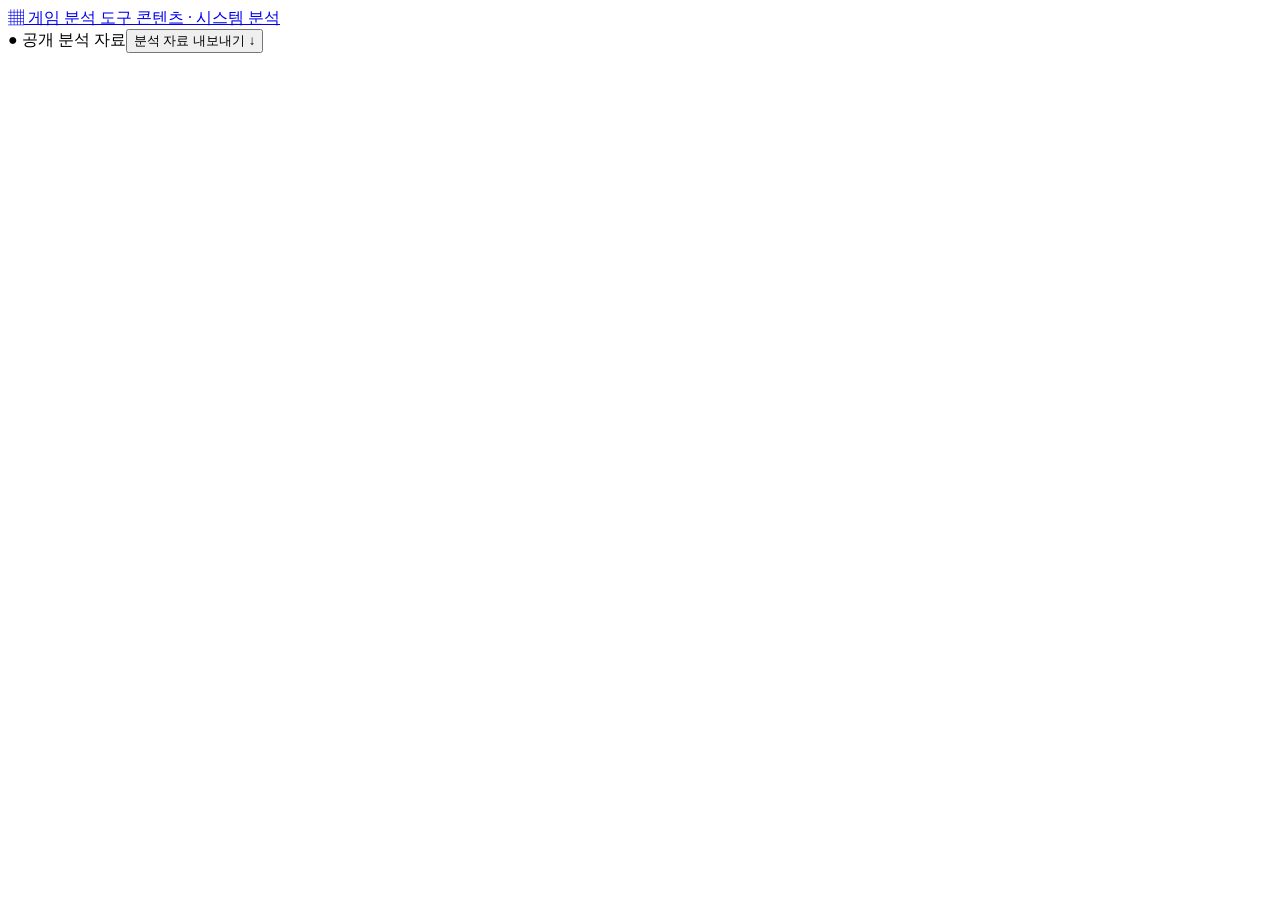
<file: page.html>
<!doctype html><html lang="ko"><head><meta charset="utf-8"><meta name="viewport" content="width=device-width,initial-scale=1"><title>게임 분석 도구</title><style>__CSS__</style></head><body>
<header class="top"><a href="#" class="brand"><span class="brandmark">▦</span> 게임 분석 도구 <span class="brandko">콘텐츠 · 시스템 분석</span></a><div class="topright"><span class="localbadge">● 공개 분석 자료</span><button id="export">분석 자료 내보내기 ↓</button></div></header>
<main id="app"></main>
<dialog id="exportDialog"><span class="eyebrow">SHARE A COPY</span><h2>분석 자료 내보내기</h2><p>구조도와 게임 목록이 담긴 HTML 파일을 내려받습니다. 받는 사람은 브라우저에서 열어 볼 수 있습니다.</p><p class="notice">개인 메모는 현재 브라우저에만 저장됩니다. 메모를 포함하여 내보낼 때는 공유할 내용을 확인하세요.</p><label class="check"><input type="checkbox" id="includeNotes"> 이 브라우저에 저장한 메모도 포함</label><div class="dialogbuttons"><button data-close>취소</button><button class="primary" id="download">파일 내려받기</button></div></dialog>
<div id="toast" role="status"></div><script id="atlas-data" type="application/json">__DATA__</script><script>__JS__</script></body></html>
</file>
